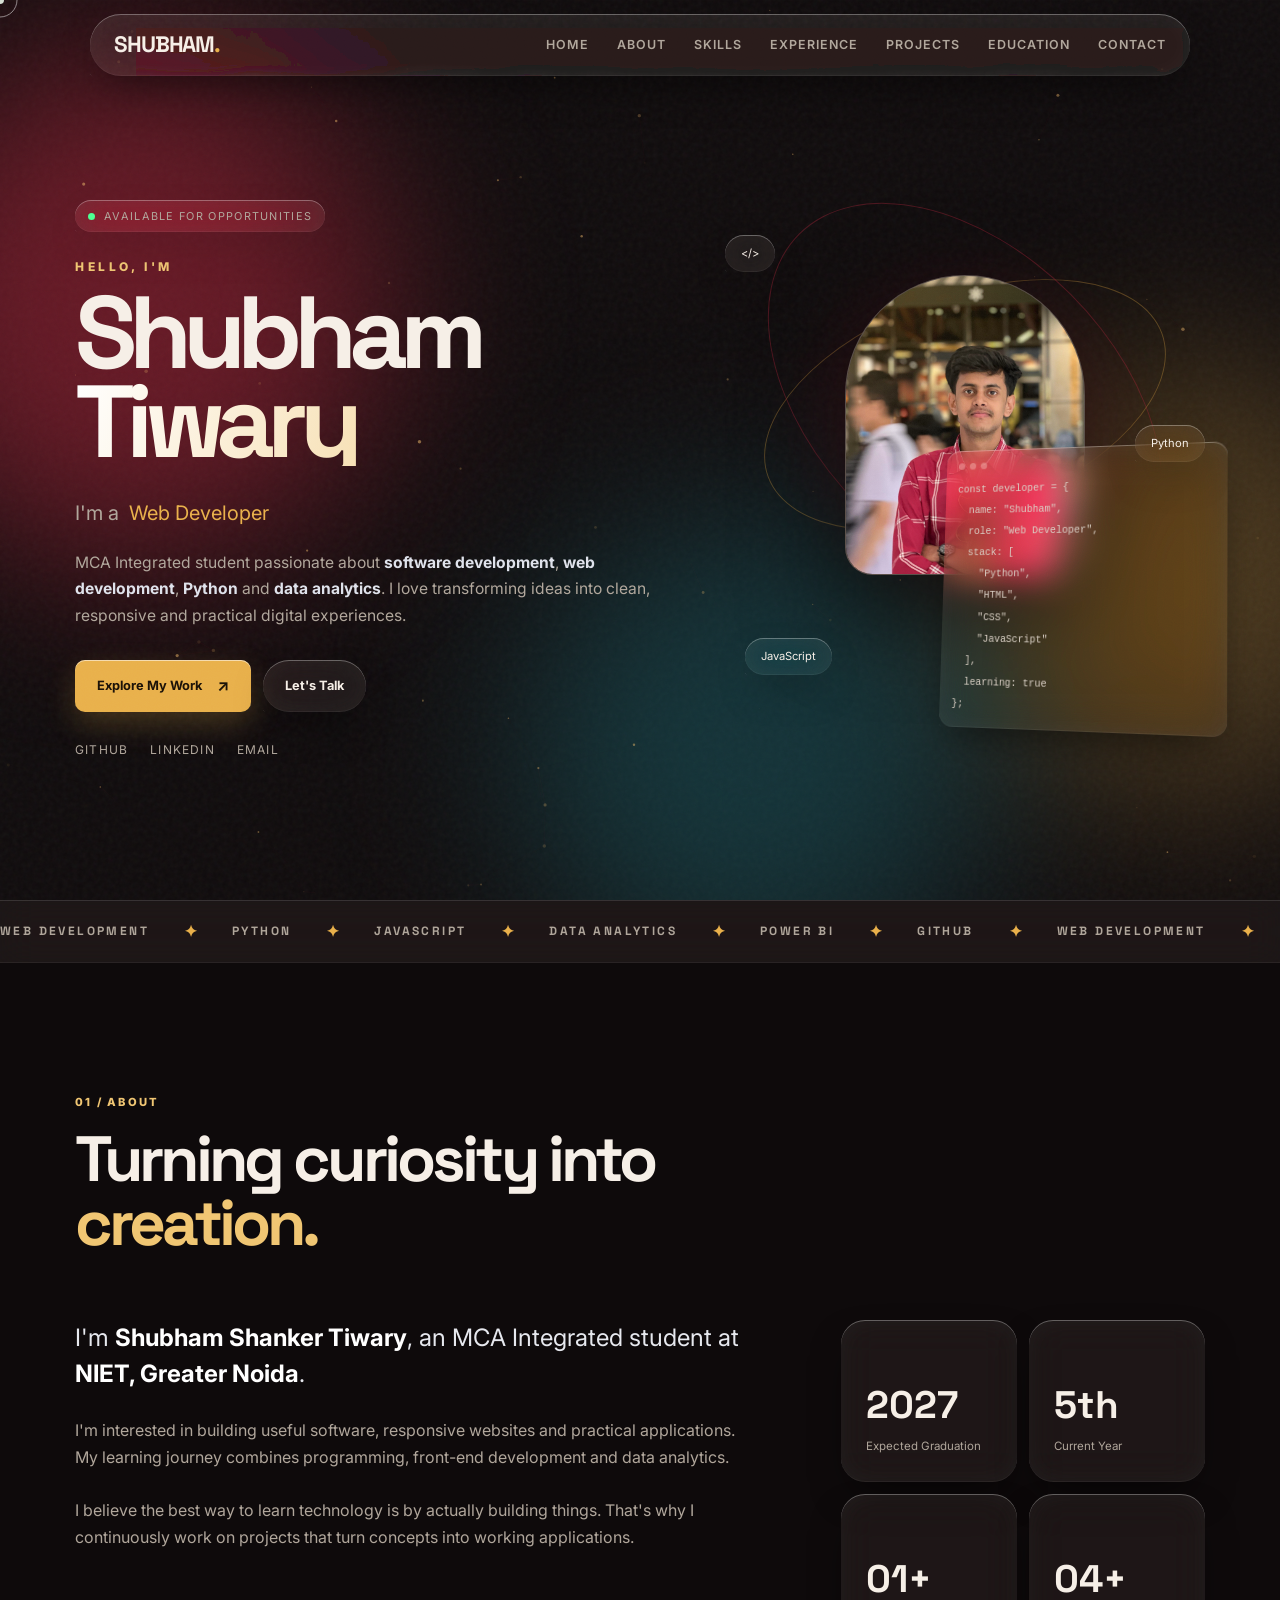
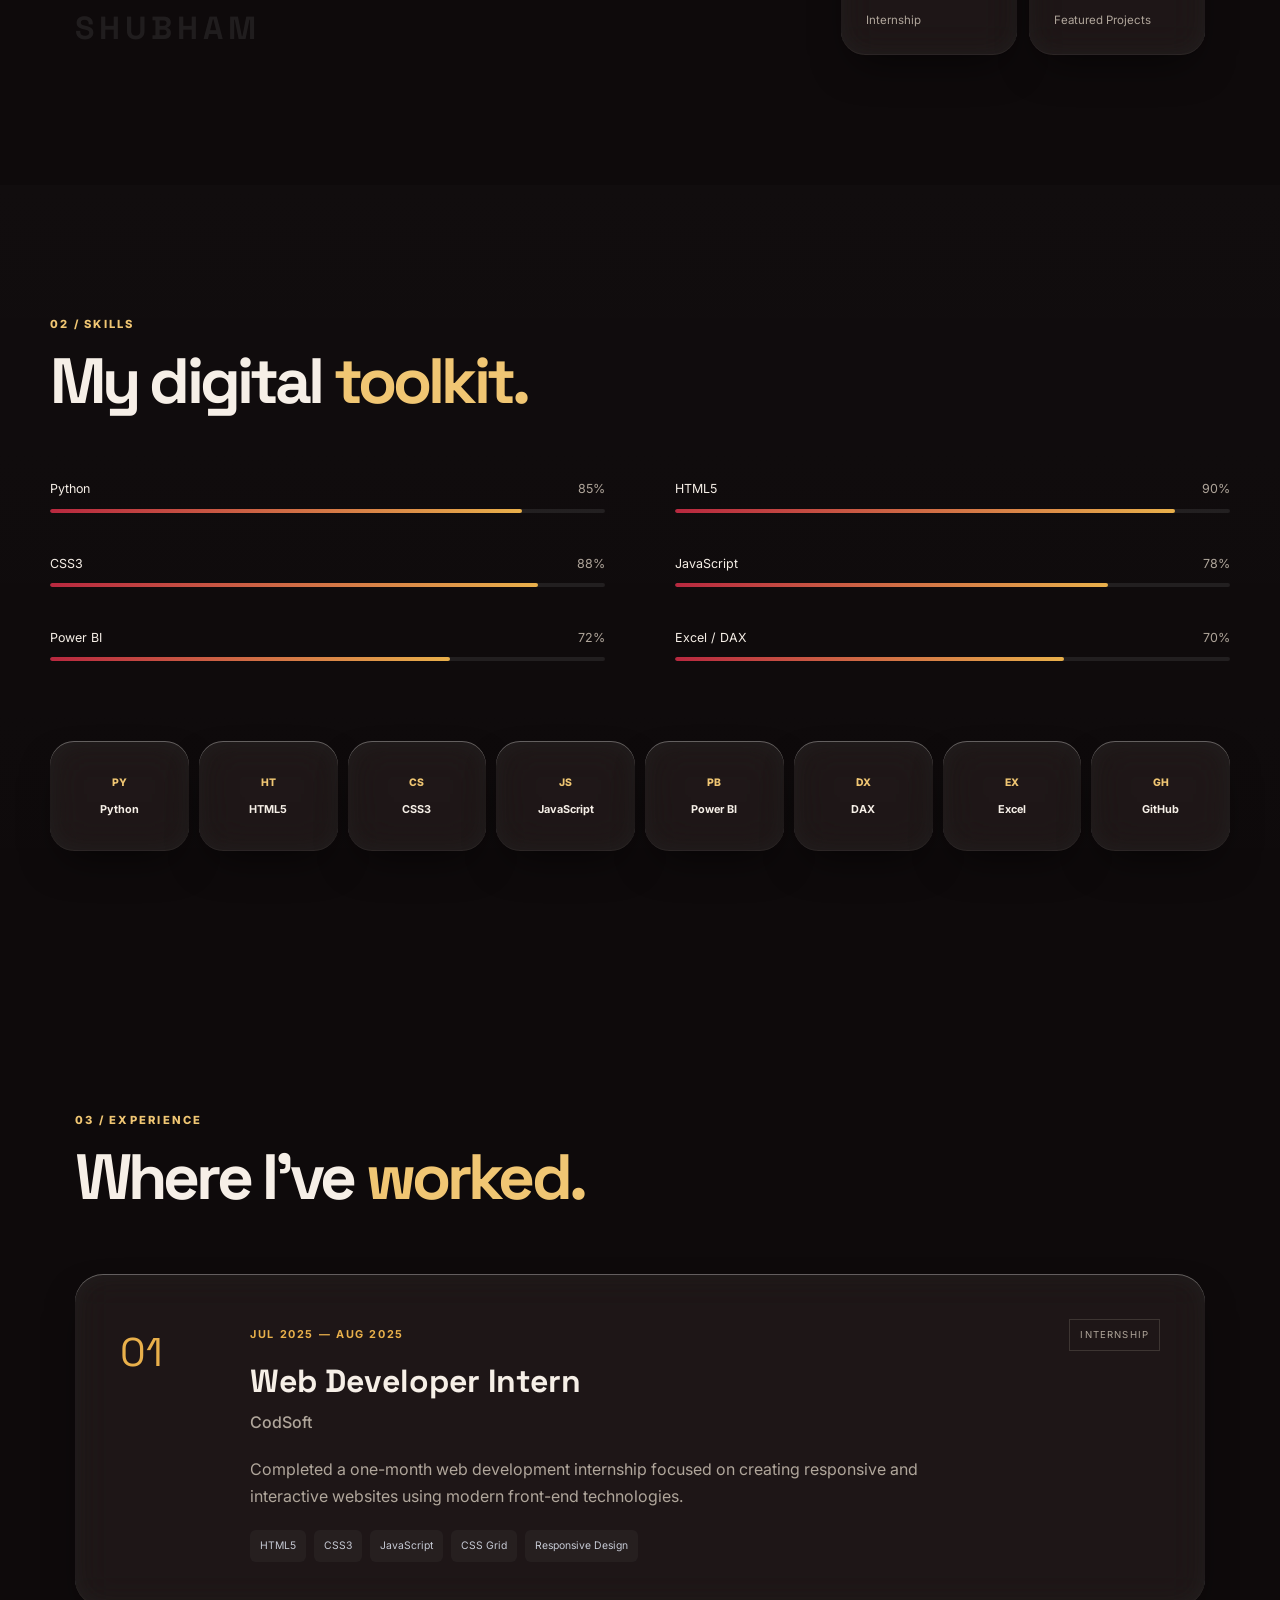
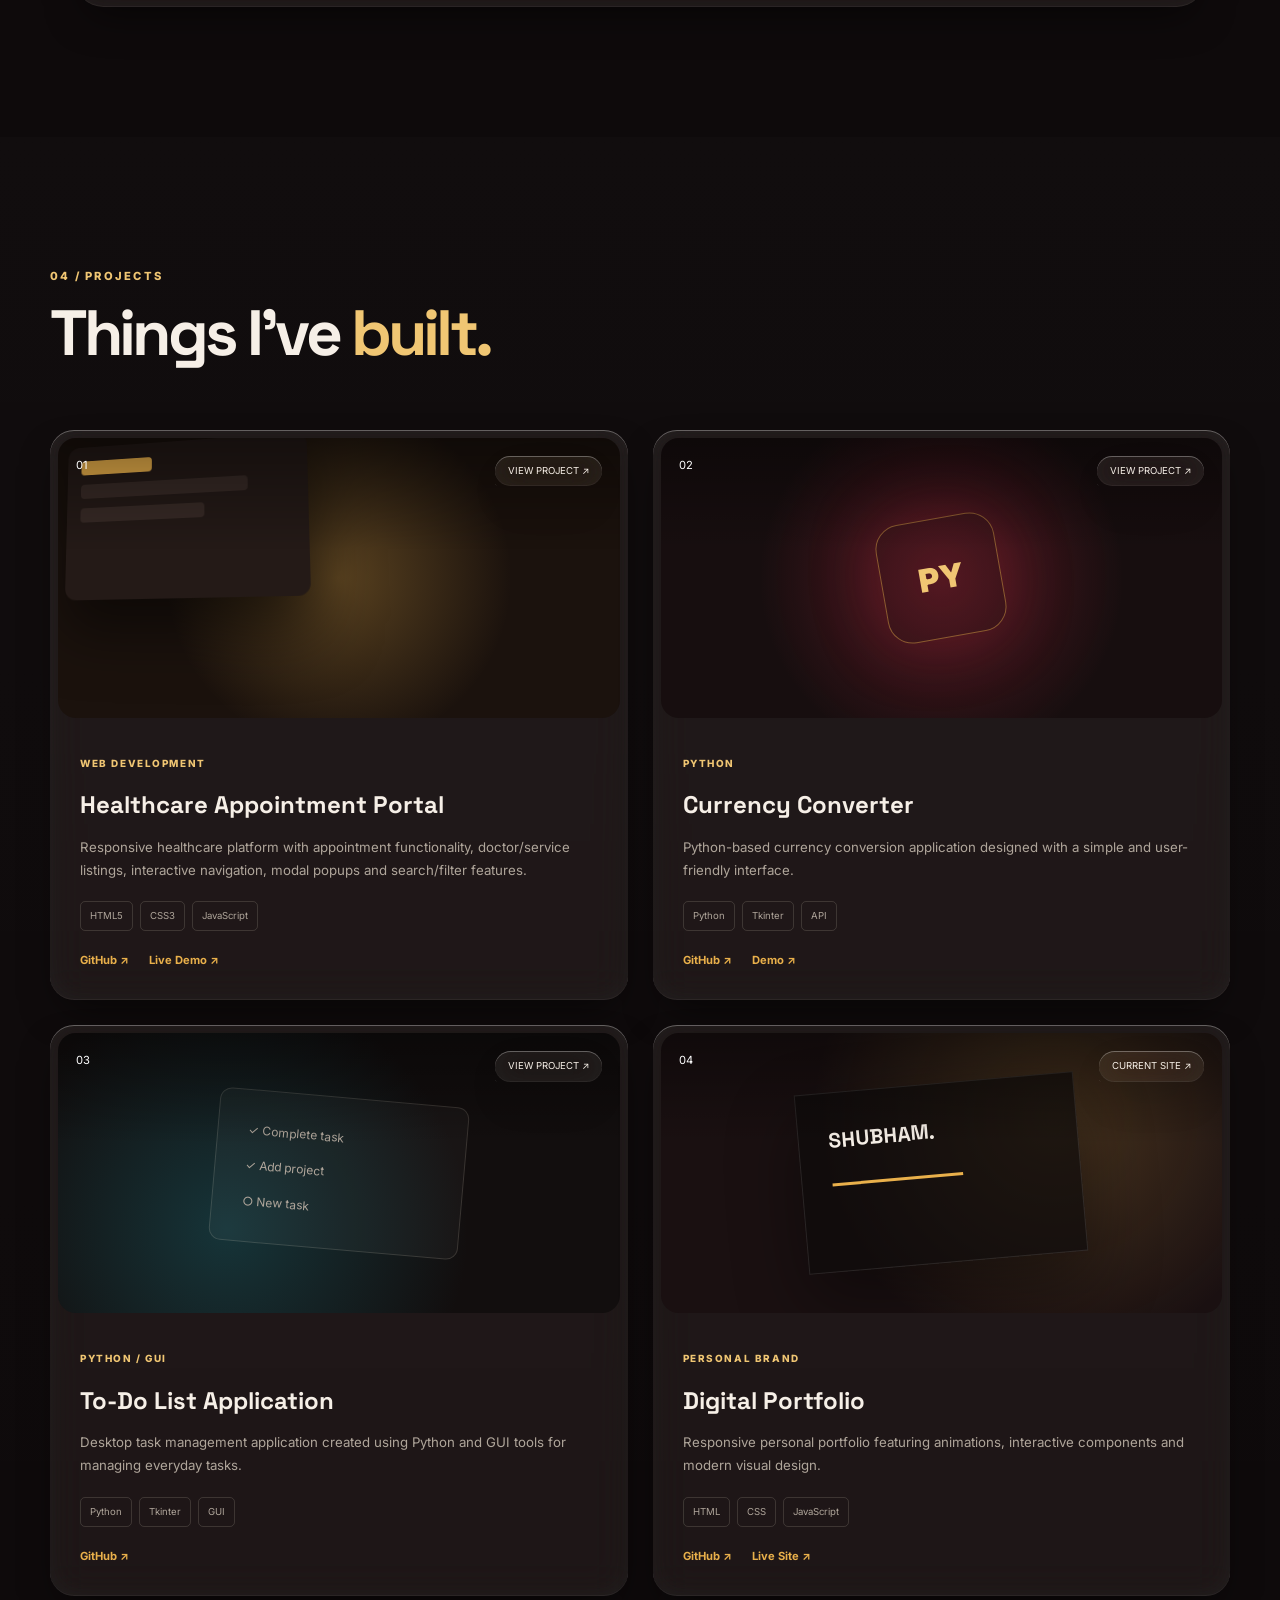
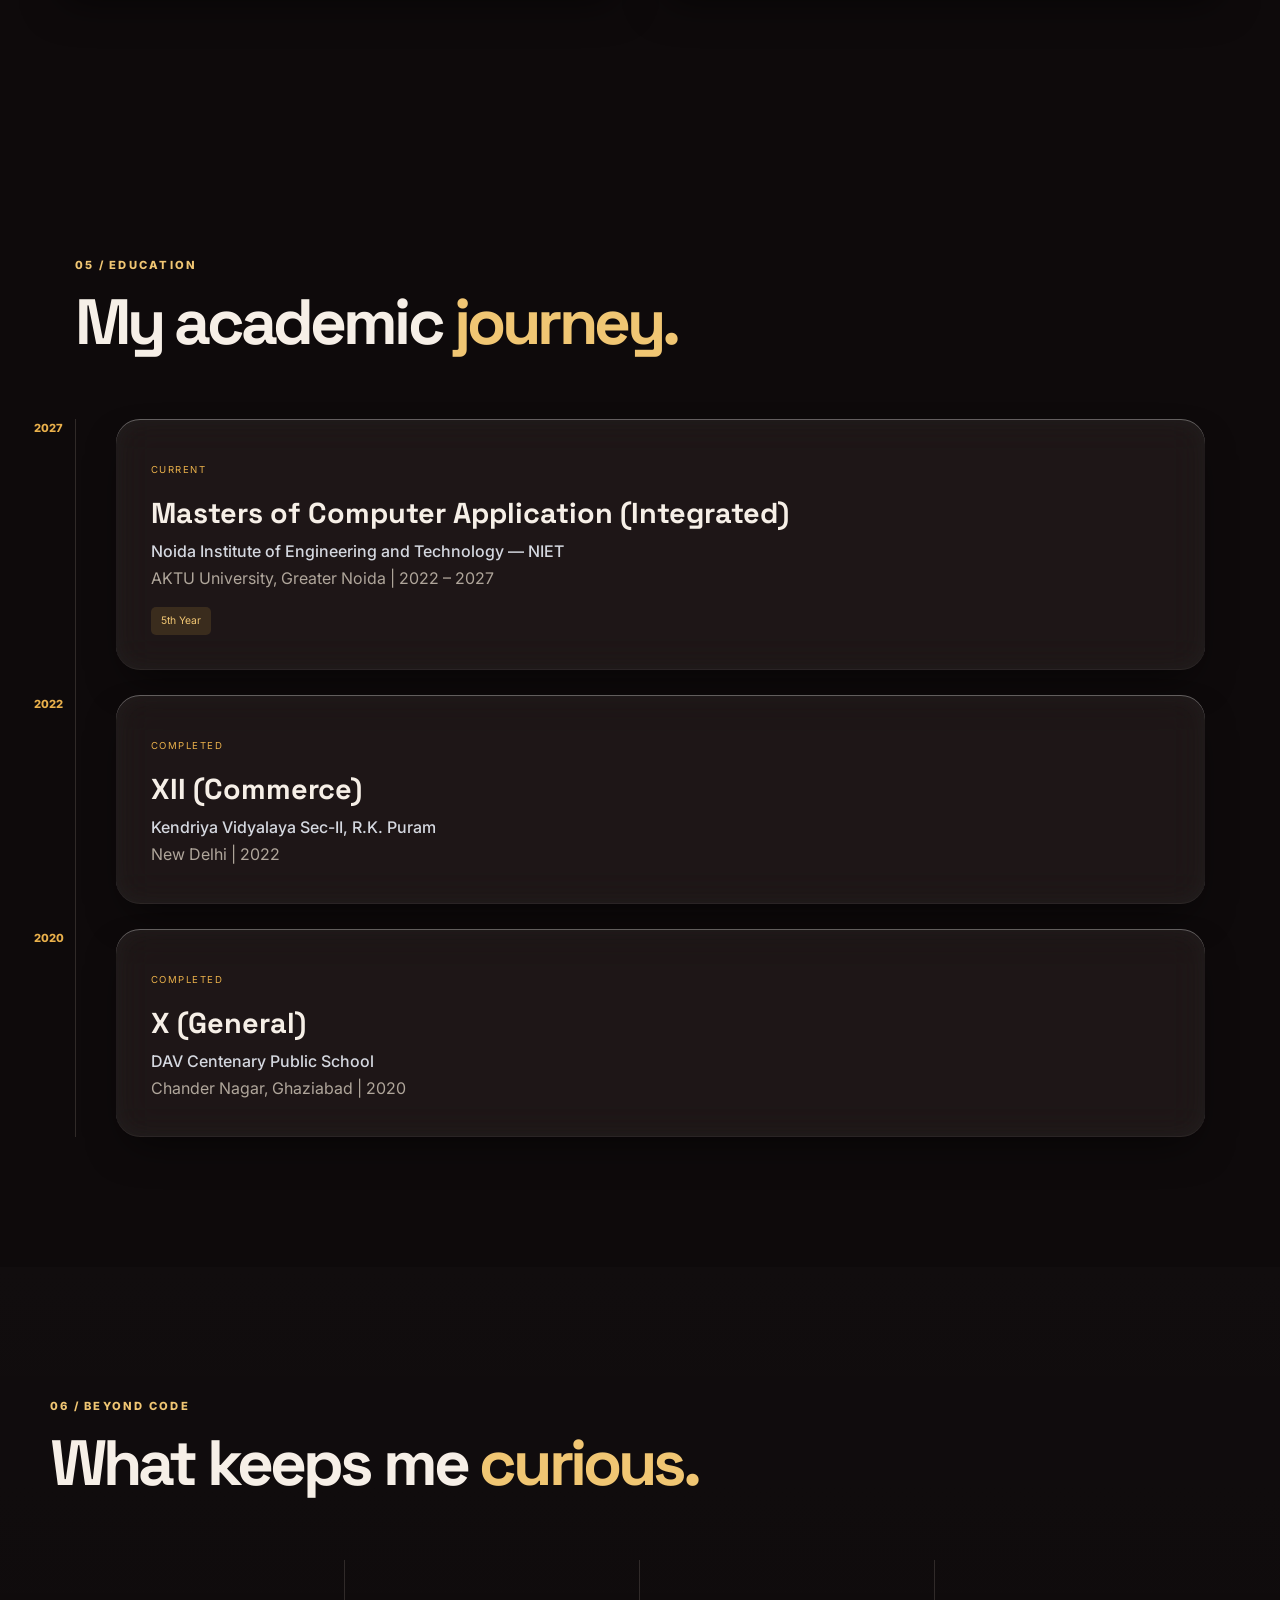
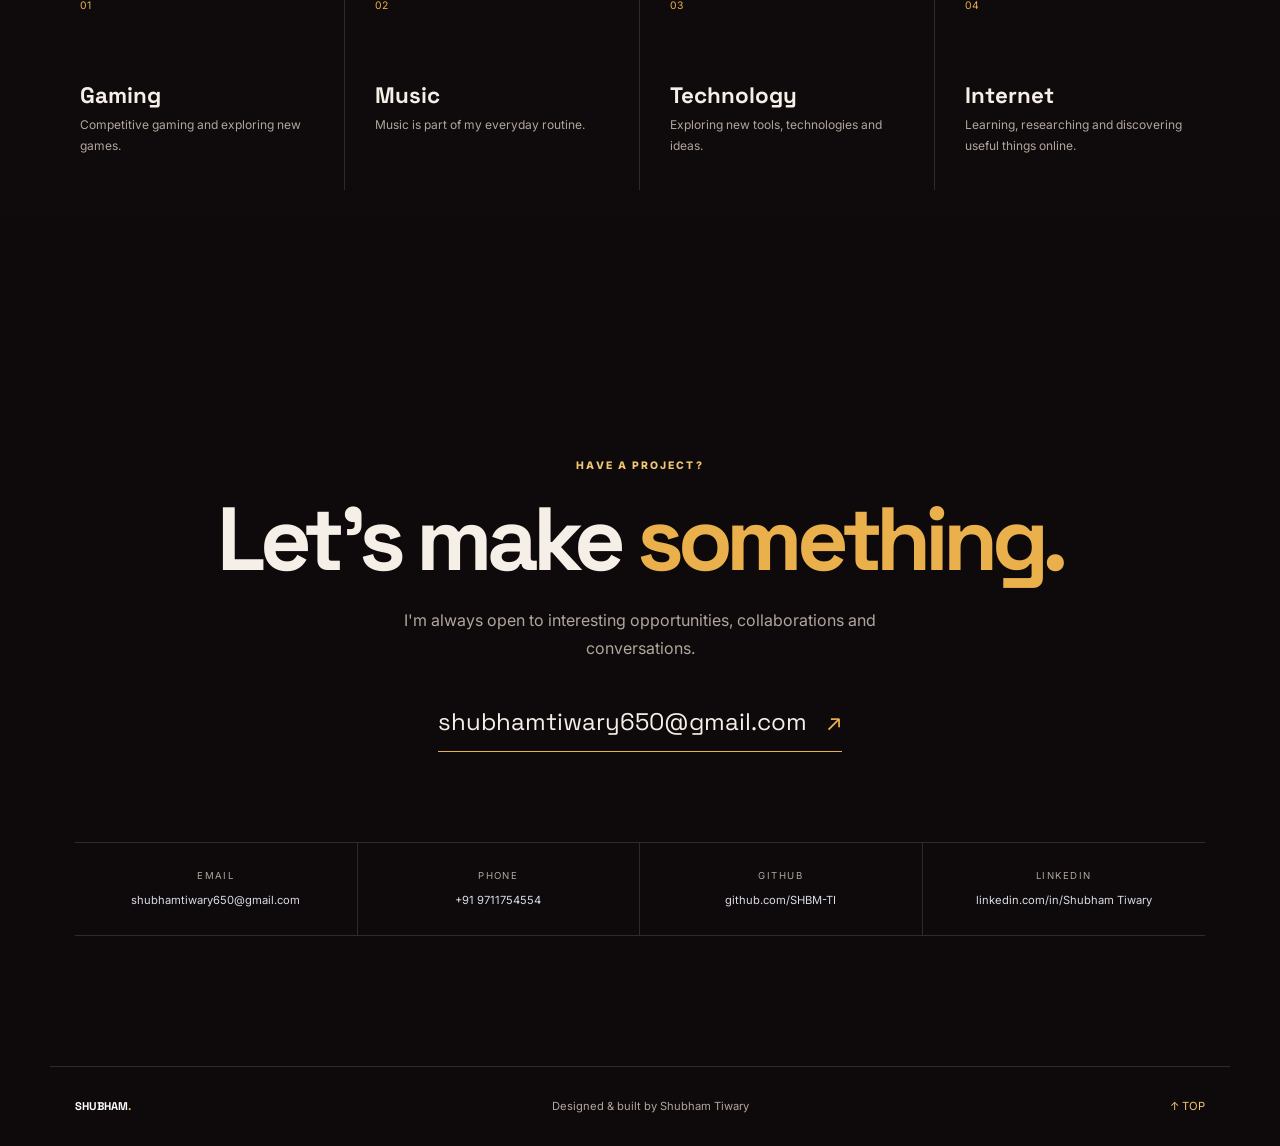
<file: index.html>
<!DOCTYPE html>
<html lang="en">
<head>
    <meta charset="UTF-8">
    <meta name="viewport" content="width=device-width, initial-scale=1.0">

    <meta
        name="description"
        content="Shubham Shanker Tiwary - MCA Integrated Student, Web Developer and Aspiring Software Developer"
    >

    <title>Shubham Tiwary | Developer Portfolio</title>

    <link rel="preconnect" href="https://fonts.googleapis.com">
    <link rel="preconnect" href="https://fonts.gstatic.com" crossorigin>

    <link
        href="https://fonts.googleapis.com/css2?family=Inter:wght@400;500;600;700;800;900&family=Space+Grotesk:wght@400;500;600;700&display=swap"
        rel="stylesheet"
    >

    <link rel="stylesheet" href="style.css">
    <link rel="stylesheet" href="glass.css">
</head>

<body>
<svg width="0" height="0" style="position:absolute" aria-hidden="true"><filter id="liquid" x="0" y="0" width="100%" height="100%"><feTurbulence type="fractalNoise" baseFrequency=".012 .02" numOctaves="2" seed="3" result="n"/><feDisplacementMap in="SourceGraphic" in2="n" scale="16" xChannelSelector="R" yChannelSelector="G"/></filter></svg>

<!-- ================= CURSOR ================= -->

<div class="cursor"></div>
<div class="cursor-follower"></div>

<!-- ================= BACKGROUND ================= -->

<div class="background">

    <div class="noise"></div>

    <div class="grid-background"></div>

    <div class="orb orb-1"></div>
    <div class="orb orb-2"></div>
    <div class="orb orb-3"></div>

</div>

<!-- ================= PARTICLES ================= -->

<canvas id="particles"></canvas>


<!-- ================= NAVBAR ================= -->

<header class="navbar">

    <a href="#home" class="logo">
        SHUBHAM<span>.</span>
    </a>

    <button
        class="menu-btn"
        id="menuBtn"
        aria-label="Open navigation"
    >
        <span></span>
        <span></span>
        <span></span>
    </button>

    <nav id="nav">

        <a href="#home">Home</a>
        <a href="#about">About</a>
        <a href="#skills">Skills</a>
        <a href="#experience">Experience</a>
        <a href="#projects">Projects</a>
        <a href="#education">Education</a>
        <a href="#contact">Contact</a>

    </nav>

</header>


<!-- ================= MAIN ================= -->

<main>


<!-- ================= HERO ================= -->

<section id="home" class="hero">

    <div class="hero-left reveal">

        <div class="available-badge">

            <span class="pulse"></span>

            Available for opportunities

        </div>


        <p class="hero-mini">
            HELLO, I'M
        </p>


        <h1>

            Shubham

            <span>Tiwary</span>

        </h1>


        <div class="hero-role">

            <span class="role-prefix">I'm a</span>

            <span
                id="typing"
                class="typing"
            >
                Web Developer
            </span>

        </div>


        <p class="hero-description">

            MCA Integrated student passionate about
            <strong>software development</strong>,
            <strong>web development</strong>,
            <strong>Python</strong> and
            <strong>data analytics</strong>.

            I love transforming ideas into clean,
            responsive and practical digital experiences.

        </p>


        <div class="hero-buttons">

            <a
                href="#projects"
                class="btn btn-primary magnetic"
            >
                <span>Explore My Work</span>
                <span class="arrow">↗</span>
            </a>


            <a
                href="#contact"
                class="btn btn-outline magnetic"
            >
                Let's Talk
            </a>

        </div>


        <div class="social-row">

            <a
                href="https://github.com/SHBM-TI"
                target="_blank"
            >
                GitHub
            </a>

            <a
                href="https://linkedin.com/in/SHBM-TI"
                target="_blank"
            >
                LinkedIn
            </a>

            <a
                href="mailto:shubhamtiwary650@gmail.com"
            >
                Email
            </a>

        </div>

    </div>


    <!-- ================= HERO VISUAL ================= -->

    <div class="hero-right reveal">

        <div class="hero-visual">

            <div class="floating-tag tag-1">
                &lt;/&gt;
            </div>

            <div class="floating-tag tag-2">
                Python
            </div>

            <div class="floating-tag tag-3">
                JavaScript
            </div>


            <div class="profile-orbit orbit-1"></div>
            <div class="profile-orbit orbit-2"></div>


            <div class="profile-container">

                <div class="profile-glow"></div>

                <div class="profile-image">

                    <img
                        src="profile.jpg" 
                        alt="Shubham Tiwary"
                    >

                </div>

            </div>


            <div class="code-card">

                <div class="code-header">

                    <span></span>
                    <span></span>
                    <span></span>

                </div>

                <pre><code>const developer = {
  name: "Shubham",
  role: "Web Developer",
  stack: [
    "Python",
    "HTML",
    "CSS",
    "JavaScript"
  ],
  learning: true
};</code></pre>

            </div>

        </div>

    </div>

</section>


<!-- ================= MARQUEE ================= -->

<div class="marquee-wrapper">

    <div class="marquee">

        <span>WEB DEVELOPMENT</span>
        <b>✦</b>

        <span>PYTHON</span>
        <b>✦</b>

        <span>JAVASCRIPT</span>
        <b>✦</b>

        <span>DATA ANALYTICS</span>
        <b>✦</b>

        <span>POWER BI</span>
        <b>✦</b>

        <span>GITHUB</span>
        <b>✦</b>

        <span>WEB DEVELOPMENT</span>
        <b>✦</b>

    </div>

</div>


<!-- ================= ABOUT ================= -->

<section id="about" class="section">

    <div class="section-title reveal">

        <span>01 / ABOUT</span>

        <h2>
            Turning curiosity into
            <em>creation.</em>
        </h2>

    </div>


    <div class="about-layout">

        <div class="about-main reveal">

            <p class="large-text">

                I'm <strong>Shubham Shanker Tiwary</strong>,
                an MCA Integrated student at
                <strong>NIET, Greater Noida</strong>.

            </p>


            <p>

                I'm interested in building useful software,
                responsive websites and practical applications.
                My learning journey combines programming,
                front-end development and data analytics.

            </p>


            <p>

                I believe the best way to learn technology is
                by actually building things. That's why I
                continuously work on projects that turn concepts
                into working applications.

            </p>


            <div class="signature">

                SHUBHAM

            </div>

        </div>


        <div class="about-stats">

            <div class="stat-card reveal">

                <strong>2027</strong>

                <span>
                    Expected Graduation
                </span>

            </div>


            <div class="stat-card reveal">

                <strong>5th</strong>

                <span>
                    Current Year
                </span>

            </div>


            <div class="stat-card reveal">

                <strong>01+</strong>

                <span>
                    Internship
                </span>

            </div>


            <div class="stat-card reveal">

                <strong>04+</strong>

                <span>
                    Featured Projects
                </span>

            </div>

        </div>

    </div>

</section>


<!-- ================= SKILLS ================= -->

<section id="skills" class="section section-dark">

    <div class="section-title reveal">

        <span>02 / SKILLS</span>

        <h2>
            My digital
            <em>toolkit.</em>
        </h2>

    </div>


    <div class="skills-container">


        <div class="skill reveal">

            <div class="skill-top">

                <span>Python</span>
                <span>85%</span>

            </div>

            <div class="skill-bar">

                <div
                    class="skill-progress"
                    style="--progress:85%"
                ></div>

            </div>

        </div>


        <div class="skill reveal">

            <div class="skill-top">

                <span>HTML5</span>
                <span>90%</span>

            </div>

            <div class="skill-bar">

                <div
                    class="skill-progress"
                    style="--progress:90%"
                ></div>

            </div>

        </div>


        <div class="skill reveal">

            <div class="skill-top">

                <span>CSS3</span>
                <span>88%</span>

            </div>

            <div class="skill-bar">

                <div
                    class="skill-progress"
                    style="--progress:88%"
                ></div>

            </div>

        </div>


        <div class="skill reveal">

            <div class="skill-top">

                <span>JavaScript</span>
                <span>78%</span>

            </div>

            <div class="skill-bar">

                <div
                    class="skill-progress"
                    style="--progress:78%"
                ></div>

            </div>

        </div>


        <div class="skill reveal">

            <div class="skill-top">

                <span>Power BI</span>
                <span>72%</span>

            </div>

            <div class="skill-bar">

                <div
                    class="skill-progress"
                    style="--progress:72%"
                ></div>

            </div>

        </div>


        <div class="skill reveal">

            <div class="skill-top">

                <span>Excel / DAX</span>
                <span>70%</span>

            </div>

            <div class="skill-bar">

                <div
                    class="skill-progress"
                    style="--progress:70%"
                ></div>

            </div>

        </div>


    </div>


    <div class="tech-grid">

        <div class="tech-card reveal">
            <span>PY</span>
            <strong>Python</strong>
        </div>

        <div class="tech-card reveal">
            <span>HT</span>
            <strong>HTML5</strong>
        </div>

        <div class="tech-card reveal">
            <span>CS</span>
            <strong>CSS3</strong>
        </div>

        <div class="tech-card reveal">
            <span>JS</span>
            <strong>JavaScript</strong>
        </div>

        <div class="tech-card reveal">
            <span>PB</span>
            <strong>Power BI</strong>
        </div>

        <div class="tech-card reveal">
            <span>DX</span>
            <strong>DAX</strong>
        </div>

        <div class="tech-card reveal">
            <span>EX</span>
            <strong>Excel</strong>
        </div>

        <div class="tech-card reveal">
            <span>GH</span>
            <strong>GitHub</strong>
        </div>

    </div>

</section>


<!-- ================= EXPERIENCE ================= -->

<section id="experience" class="section">

    <div class="section-title reveal">

        <span>03 / EXPERIENCE</span>

        <h2>
            Where I've
            <em>worked.</em>
        </h2>

    </div>


    <div class="experience-card reveal">

        <div class="experience-number">
            01
        </div>


        <div class="experience-content">

            <div class="experience-header">

                <div>

                    <span class="experience-date">
                        JUL 2025 — AUG 2025
                    </span>

                    <h3>
                        Web Developer Intern
                    </h3>

                    <h4>
                        CodSoft
                    </h4>

                </div>

                <span class="experience-type">
                    INTERNSHIP
                </span>

            </div>


            <p>

                Completed a one-month web development internship
                focused on creating responsive and interactive
                websites using modern front-end technologies.

            </p>


            <div class="experience-points">

                <span>
                    HTML5
                </span>

                <span>
                    CSS3
                </span>

                <span>
                    JavaScript
                </span>

                <span>
                    CSS Grid
                </span>

                <span>
                    Responsive Design
                </span>

            </div>

        </div>

    </div>

</section>


<!-- ================= PROJECTS ================= -->

<section id="projects" class="section section-dark">

    <div class="section-title reveal">

        <span>04 / PROJECTS</span>

        <h2>
            Things I've
            <em>built.</em>
        </h2>

    </div>


    <div class="projects-grid">


        <!-- PROJECT 1 -->

        <article class="project-card reveal">

            <div class="project-image project-health">

                <div class="project-overlay">

                    <span>
                        01
                    </span>

                    <a href="#">
                        VIEW PROJECT ↗
                    </a>

                </div>

                <div class="mockup">

                    <div></div>
                    <div></div>
                    <div></div>

                </div>

            </div>


            <div class="project-content">

                <span class="project-category">
                    WEB DEVELOPMENT
                </span>

                <h3>
                    Healthcare Appointment Portal
                </h3>

                <p>

                    Responsive healthcare platform with appointment
                    functionality, doctor/service listings,
                    interactive navigation, modal popups and
                    search/filter features.

                </p>


                <div class="project-tags">

                    <span>HTML5</span>
                    <span>CSS3</span>
                    <span>JavaScript</span>

                </div>


                <div class="project-bottom">

                    <a href="#">
                        GitHub ↗
                    </a>

                    <a href="#">
                        Live Demo ↗
                    </a>

                </div>

            </div>

        </article>


        <!-- PROJECT 2 -->

        <article class="project-card reveal">

            <div class="project-image project-python">

                <div class="project-overlay">

                    <span>
                        02
                    </span>

                    <a href="#">
                        VIEW PROJECT ↗
                    </a>

                </div>

                <div class="python-symbol">
                    PY
                </div>

            </div>


            <div class="project-content">

                <span class="project-category">
                    PYTHON
                </span>

                <h3>
                    Currency Converter
                </h3>

                <p>

                    Python-based currency conversion application
                    designed with a simple and user-friendly
                    interface.

                </p>


                <div class="project-tags">

                    <span>Python</span>
                    <span>Tkinter</span>
                    <span>API</span>

                </div>


                <div class="project-bottom">

                    <a href="#">
                        GitHub ↗
                    </a>

                    <a href="#">
                        Demo ↗
                    </a>

                </div>

            </div>

        </article>


        <!-- PROJECT 3 -->

        <article class="project-card reveal">

            <div class="project-image project-todo">

                <div class="project-overlay">

                    <span>
                        03
                    </span>

                    <a href="#">
                        VIEW PROJECT ↗
                    </a>

                </div>

                <div class="todo-lines">

                    <span>✓ Complete task</span>
                    <span>✓ Add project</span>
                    <span>○ New task</span>

                </div>

            </div>


            <div class="project-content">

                <span class="project-category">
                    PYTHON / GUI
                </span>

                <h3>
                    To-Do List Application
                </h3>

                <p>

                    Desktop task management application created
                    using Python and GUI tools for managing
                    everyday tasks.

                </p>


                <div class="project-tags">

                    <span>Python</span>
                    <span>Tkinter</span>
                    <span>GUI</span>

                </div>


                <div class="project-bottom">

                    <a href="#">
                        GitHub ↗
                    </a>

                </div>

            </div>

        </article>


        <!-- PROJECT 4 -->

        <article class="project-card reveal">

            <div class="project-image project-portfolio">

                <div class="project-overlay">

                    <span>
                        04
                    </span>

                    <a href="#home">
                        CURRENT SITE ↗
                    </a>

                </div>

                <div class="portfolio-preview">

                    <span>SHUBHAM.</span>

                    <div></div>

                </div>

            </div>


            <div class="project-content">

                <span class="project-category">
                    PERSONAL BRAND
                </span>

                <h3>
                    Digital Portfolio
                </h3>

                <p>

                    Responsive personal portfolio featuring
                    animations, interactive components and
                    modern visual design.

                </p>


                <div class="project-tags">

                    <span>HTML</span>
                    <span>CSS</span>
                    <span>JavaScript</span>

                </div>


                <div class="project-bottom">

                    <a href="#">
                        GitHub ↗
                    </a>

                    <a href="#home">
                        Live Site ↗
                    </a>

                </div>

            </div>

        </article>

    </div>

</section>


<!-- ================= EDUCATION ================= -->

<section id="education" class="section">

    <div class="section-title reveal">

        <span>05 / EDUCATION</span>

        <h2>
            My academic
            <em>journey.</em>
        </h2>

    </div>


    <div class="education-timeline">

        <div class="education-item reveal">

            <div class="education-marker">
                2027
            </div>

            <div class="education-content">

                <span>
                    CURRENT
                </span>

                <h3>
                    Masters of Computer Application (Integrated)
                </h3>

                <h4>
                    Noida Institute of Engineering and Technology — NIET
                </h4>

                <p>
                    AKTU University, Greater Noida | 2022 – 2027
                </p>


                <div class="education-badge">
                    5th Year
                </div>

            </div>

        </div>


        <div class="education-item reveal">

            <div class="education-marker">
                2022
            </div>

            <div class="education-content">

                <span>
                    COMPLETED
                </span>

                <h3>
                    XII (Commerce)
                </h3>

                <h4>
                    Kendriya Vidyalaya Sec-II, R.K. Puram
                </h4>

                <p>
                    New Delhi | 2022
                </p>


            </div>

        </div>


        <div class="education-item reveal">

            <div class="education-marker">
                2020
            </div>

            <div class="education-content">

                <span>
                    COMPLETED
                </span>

                <h3>
                    X (General)
                </h3>

                <h4>
                    DAV Centenary Public School
                </h4>

                <p>
                    Chander Nagar, Ghaziabad | 2020
                </p>


            </div>

        </div>


    </div>


</section>


<!-- ================= INTERESTS ================= -->

<section class="section section-dark">

    <div class="section-title reveal">

        <span>06 / BEYOND CODE</span>

        <h2>
            What keeps me
            <em>curious.</em>
        </h2>

    </div>


    <div class="interest-grid">

        <div class="interest reveal">

            <span>01</span>

            <h3>
                Gaming
            </h3>

            <p>
                Competitive gaming and exploring new games.
            </p>

        </div>


        <div class="interest reveal">

            <span>02</span>

            <h3>
                Music
            </h3>

            <p>
                Music is part of my everyday routine.
            </p>

        </div>


        <div class="interest reveal">

            <span>03</span>

            <h3>
                Technology
            </h3>

            <p>
                Exploring new tools, technologies and ideas.
            </p>

        </div>


        <div class="interest reveal">

            <span>04</span>

            <h3>
                Internet
            </h3>

            <p>
                Learning, researching and discovering useful things online.
            </p>

        </div>

    </div>

</section>


<!-- ================= CONTACT ================= -->

<section id="contact" class="section contact-section">

    <div class="contact-big reveal">

        <span>
            HAVE A PROJECT?
        </span>

        <h2>
            Let's make
            <em>something.</em>
        </h2>

        <p>
            I'm always open to interesting opportunities,
            collaborations and conversations.
        </p>

        <a
            href="mailto:YOUR_EMAIL@gmail.com"
            class="contact-email magnetic"
        >
            shubhamtiwary650@gmail.com
            <span>↗</span>
        </a>

    </div>


    <div class="contact-details-grid reveal">

        <div>

            <span>
                EMAIL
            </span>

            <a href="mailto:YOUR_EMAIL@gmail.com">
                shubhamtiwary650@gmail.com
            </a>

        </div>


        <div>

            <span>
                PHONE
            </span>

            <a href="tel:+91XXXXXXXXXX">
                +91 9711754554
            </a>

        </div>


        <div>

            <span>
                GITHUB
            </span>

            <a
                href="https://github.com/SHBM-TI"
                target="_blank"
            >
                github.com/SHBM-TI
            </a>

        </div>


        <div>

            <span>
                LINKEDIN
            </span>

            <a
                href="https://linkedin.com/in/shubham-t-ba0b1921a"
                target="_blank"
            >
                linkedin.com/in/Shubham Tiwary
            </a>

        </div>

    </div>

</section>


</main>


<!-- ================= FOOTER ================= -->

<footer>

    <div class="footer-logo">
        SHUBHAM<span>.</span>
    </div>

    <p>
        Designed & built by Shubham Tiwary
    </p>

    <a href="#home">
        ↑ TOP
    </a>

</footer>


<script src="script.js"></script>

</body>
</html>
</file>
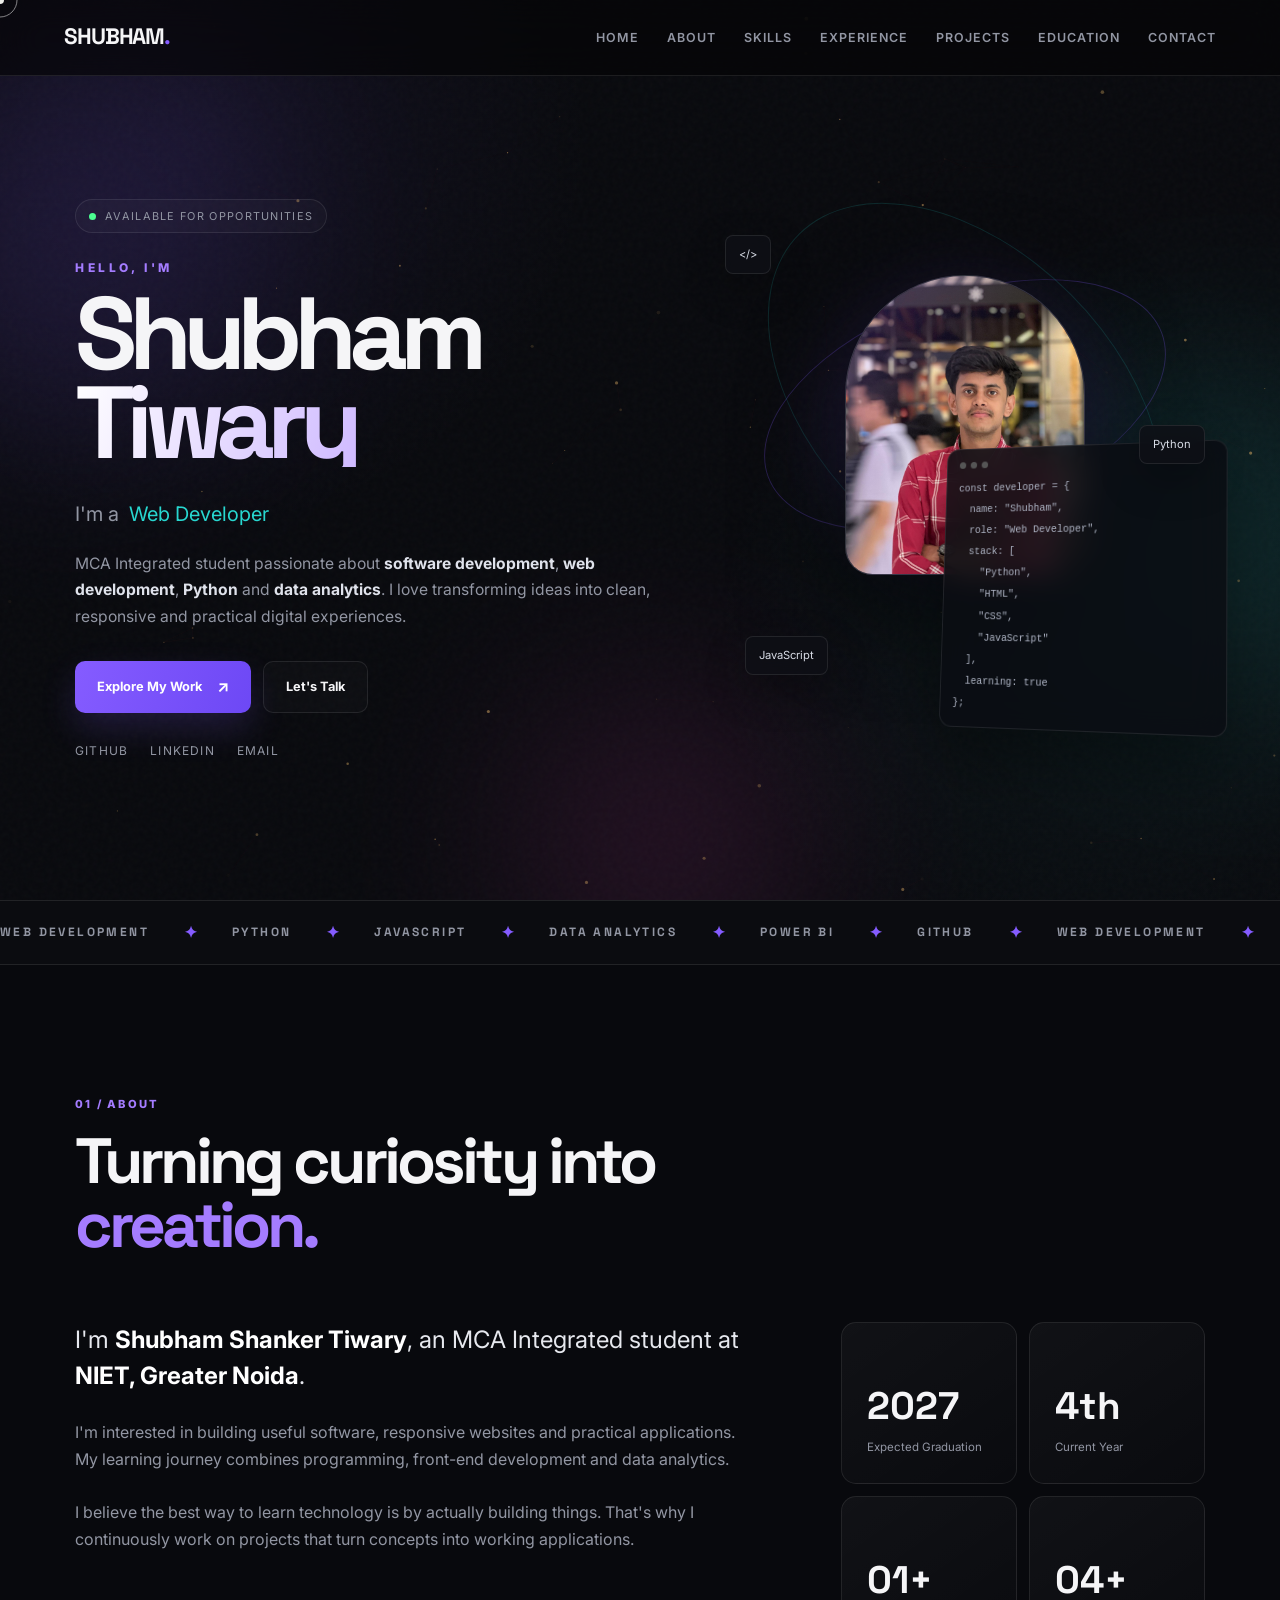
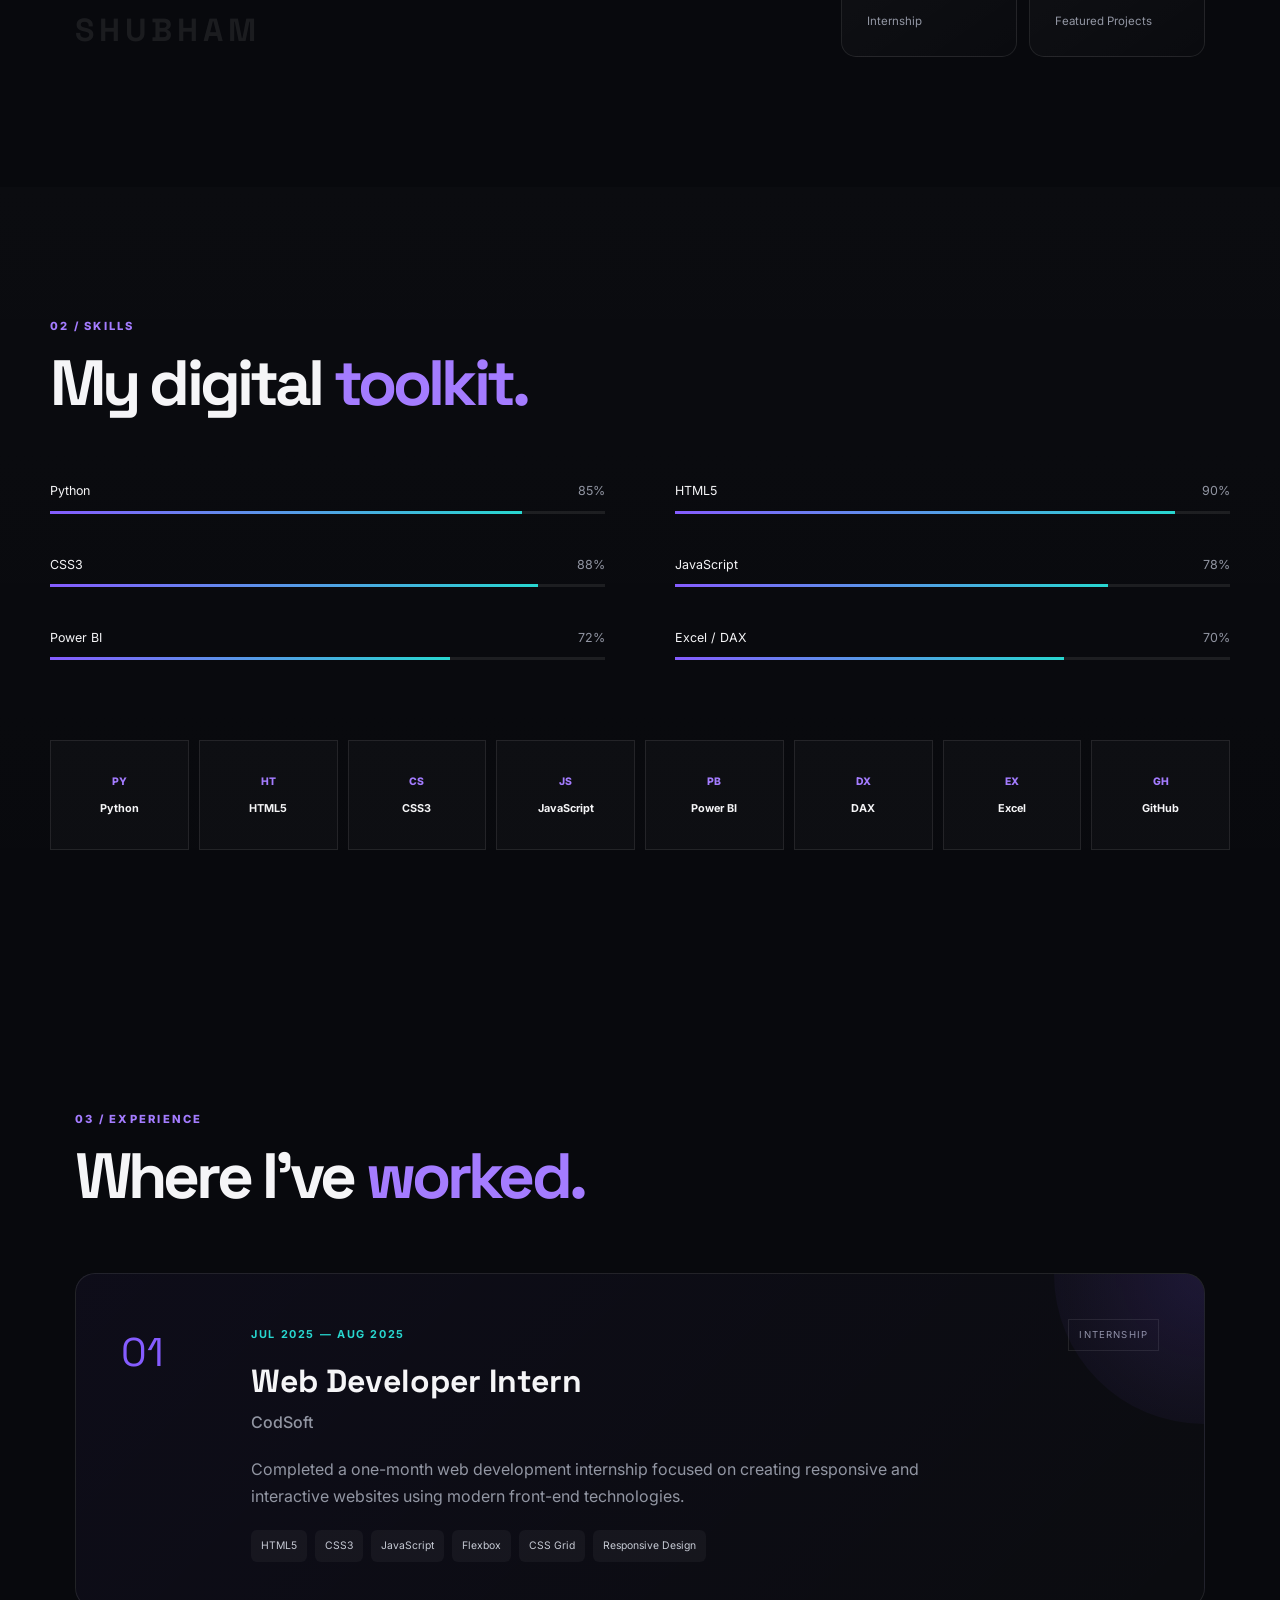
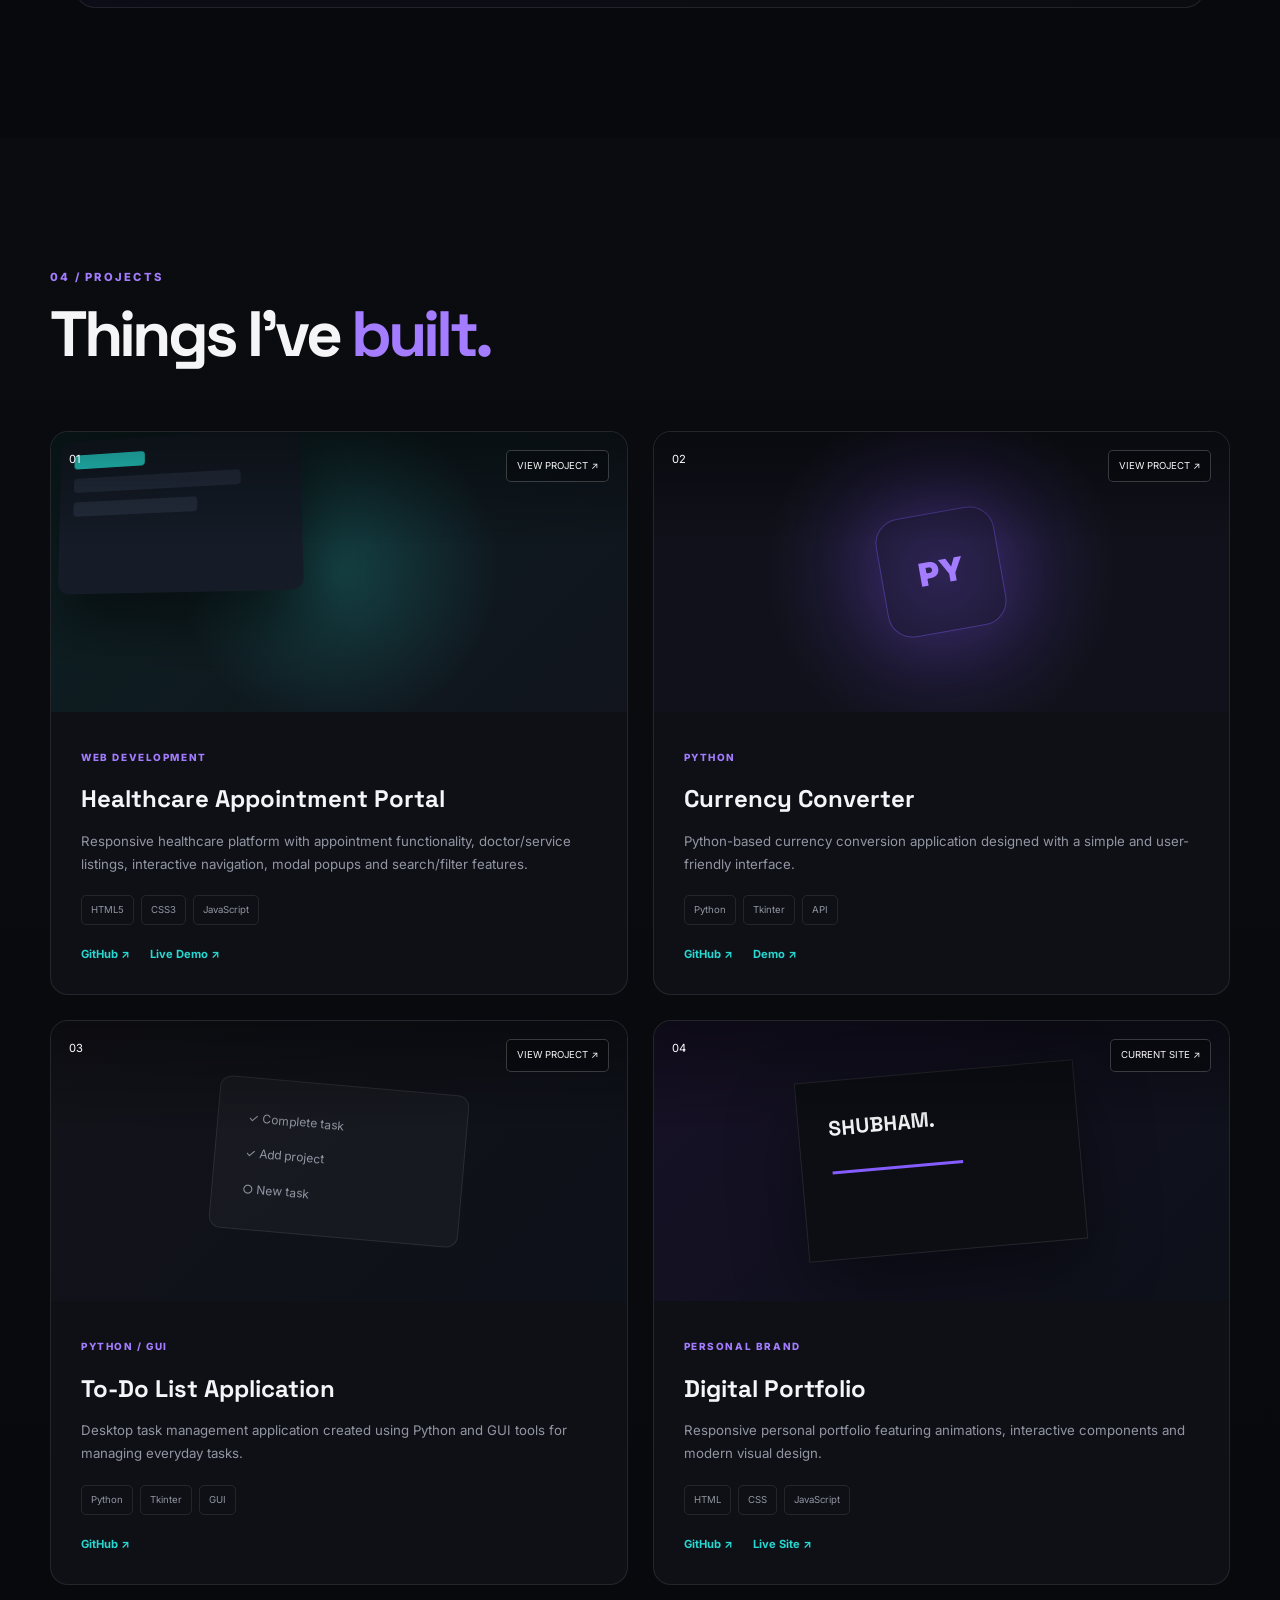
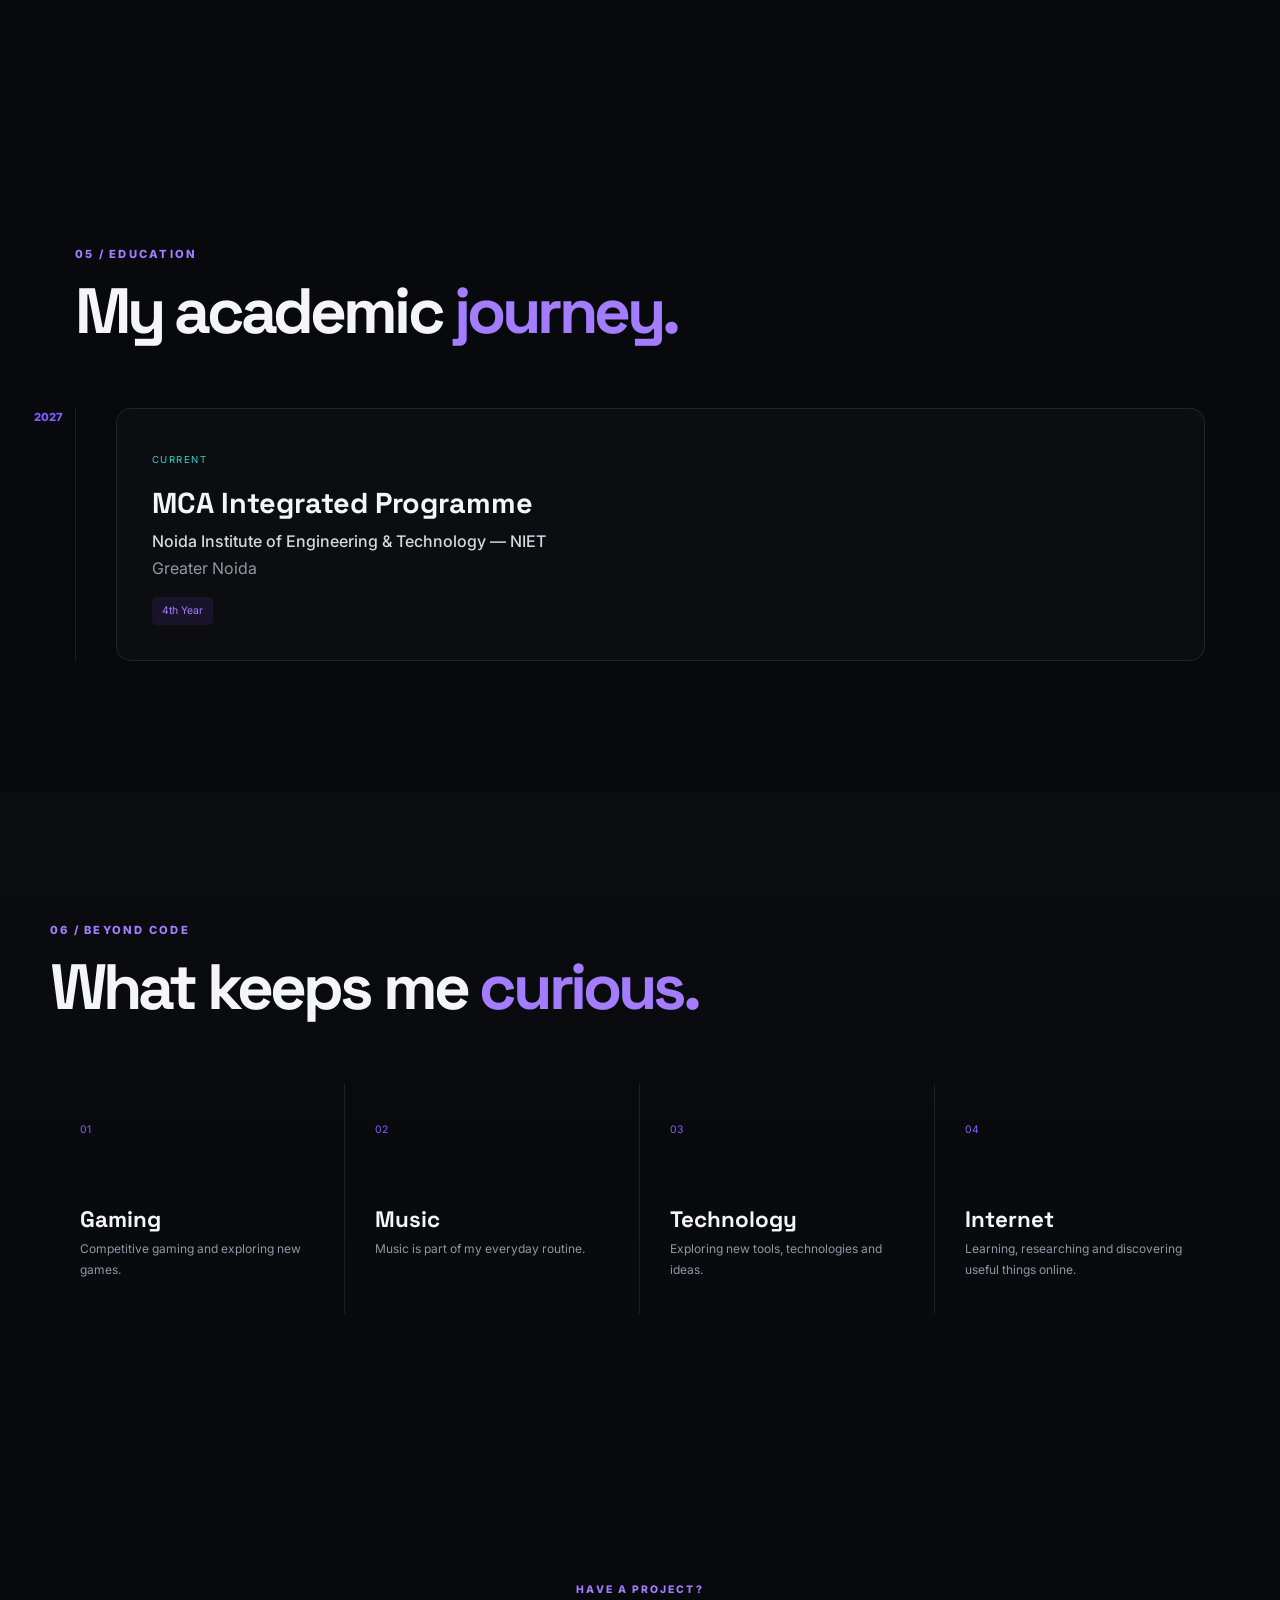
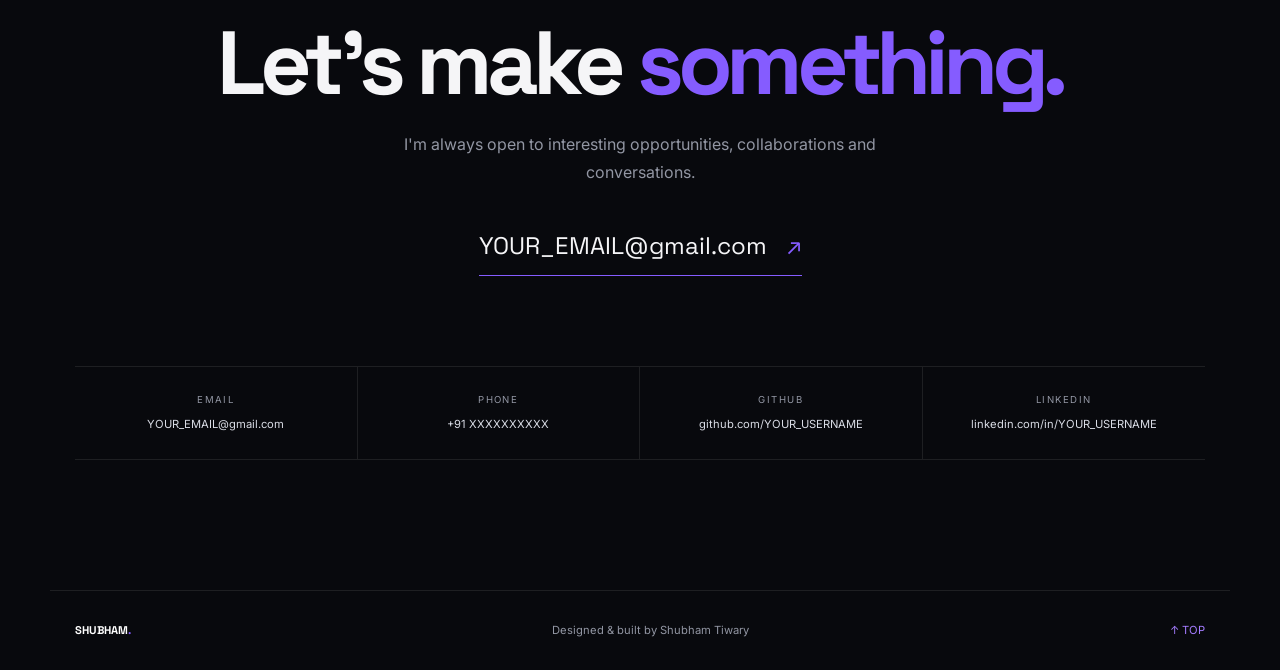
<file: My portfolio.html>
<!DOCTYPE html>
<html lang="en">
<head>
    <meta charset="UTF-8">
    <meta name="viewport" content="width=device-width, initial-scale=1.0">

    <meta
        name="description"
        content="Shubham Shanker Tiwary - MCA Integrated Student, Web Developer and Aspiring Software Developer"
    >

    <title>Shubham Tiwary | Developer Portfolio</title>

    <link rel="preconnect" href="https://fonts.googleapis.com">
    <link rel="preconnect" href="https://fonts.gstatic.com" crossorigin>

    <link
        href="https://fonts.googleapis.com/css2?family=Inter:wght@400;500;600;700;800;900&family=Space+Grotesk:wght@400;500;600;700&display=swap"
        rel="stylesheet"
    >

    <link rel="stylesheet" href="style.css">
</head>

<body>

<!-- ================= CURSOR ================= -->

<div class="cursor"></div>
<div class="cursor-follower"></div>

<!-- ================= BACKGROUND ================= -->

<div class="background">

    <div class="noise"></div>

    <div class="grid-background"></div>

    <div class="orb orb-1"></div>
    <div class="orb orb-2"></div>
    <div class="orb orb-3"></div>

</div>

<!-- ================= PARTICLES ================= -->

<canvas id="particles"></canvas>


<!-- ================= NAVBAR ================= -->

<header class="navbar">

    <a href="#home" class="logo">
        SHUBHAM<span>.</span>
    </a>

    <button
        class="menu-btn"
        id="menuBtn"
        aria-label="Open navigation"
    >
        <span></span>
        <span></span>
        <span></span>
    </button>

    <nav id="nav">

        <a href="#home">Home</a>
        <a href="#about">About</a>
        <a href="#skills">Skills</a>
        <a href="#experience">Experience</a>
        <a href="#projects">Projects</a>
        <a href="#education">Education</a>
        <a href="#contact">Contact</a>

    </nav>

</header>


<!-- ================= MAIN ================= -->

<main>


<!-- ================= HERO ================= -->

<section id="home" class="hero">

    <div class="hero-left reveal">

        <div class="available-badge">

            <span class="pulse"></span>

            Available for opportunities

        </div>


        <p class="hero-mini">
            HELLO, I'M
        </p>


        <h1>

            Shubham

            <span>Tiwary</span>

        </h1>


        <div class="hero-role">

            <span class="role-prefix">I'm a</span>

            <span
                id="typing"
                class="typing"
            >
                Web Developer
            </span>

        </div>


        <p class="hero-description">

            MCA Integrated student passionate about
            <strong>software development</strong>,
            <strong>web development</strong>,
            <strong>Python</strong> and
            <strong>data analytics</strong>.

            I love transforming ideas into clean,
            responsive and practical digital experiences.

        </p>


        <div class="hero-buttons">

            <a
                href="#projects"
                class="btn btn-primary magnetic"
            >
                <span>Explore My Work</span>
                <span class="arrow">↗</span>
            </a>


            <a
                href="#contact"
                class="btn btn-outline magnetic"
            >
                Let's Talk
            </a>

        </div>


        <div class="social-row">

            <a
                href="https://github.com/SHBM-TI"
                target="_blank"
            >
                GitHub
            </a>

            <a
                href="https://linkedin.com/in/SHBM-TI"
                target="_blank"
            >
                LinkedIn
            </a>

            <a
                href="mailto:YOUR_EMAIL@gmail.com"
            >
                Email
            </a>

        </div>

    </div>


    <!-- ================= HERO VISUAL ================= -->

    <div class="hero-right reveal">

        <div class="hero-visual">

            <div class="floating-tag tag-1">
                &lt;/&gt;
            </div>

            <div class="floating-tag tag-2">
                Python
            </div>

            <div class="floating-tag tag-3">
                JavaScript
            </div>


            <div class="profile-orbit orbit-1"></div>
            <div class="profile-orbit orbit-2"></div>


            <div class="profile-container">

                <div class="profile-glow"></div>

                <div class="profile-image">

                    <img
                        src="profile.jpg" 
                        alt="Shubham Tiwary"
                    >

                </div>

            </div>


            <div class="code-card">

                <div class="code-header">

                    <span></span>
                    <span></span>
                    <span></span>

                </div>

                <pre><code>const developer = {
  name: "Shubham",
  role: "Web Developer",
  stack: [
    "Python",
    "HTML",
    "CSS",
    "JavaScript"
  ],
  learning: true
};</code></pre>

            </div>

        </div>

    </div>

</section>


<!-- ================= MARQUEE ================= -->

<div class="marquee-wrapper">

    <div class="marquee">

        <span>WEB DEVELOPMENT</span>
        <b>✦</b>

        <span>PYTHON</span>
        <b>✦</b>

        <span>JAVASCRIPT</span>
        <b>✦</b>

        <span>DATA ANALYTICS</span>
        <b>✦</b>

        <span>POWER BI</span>
        <b>✦</b>

        <span>GITHUB</span>
        <b>✦</b>

        <span>WEB DEVELOPMENT</span>
        <b>✦</b>

    </div>

</div>


<!-- ================= ABOUT ================= -->

<section id="about" class="section">

    <div class="section-title reveal">

        <span>01 / ABOUT</span>

        <h2>
            Turning curiosity into
            <em>creation.</em>
        </h2>

    </div>


    <div class="about-layout">

        <div class="about-main reveal">

            <p class="large-text">

                I'm <strong>Shubham Shanker Tiwary</strong>,
                an MCA Integrated student at
                <strong>NIET, Greater Noida</strong>.

            </p>


            <p>

                I'm interested in building useful software,
                responsive websites and practical applications.
                My learning journey combines programming,
                front-end development and data analytics.

            </p>


            <p>

                I believe the best way to learn technology is
                by actually building things. That's why I
                continuously work on projects that turn concepts
                into working applications.

            </p>


            <div class="signature">

                SHUBHAM

            </div>

        </div>


        <div class="about-stats">

            <div class="stat-card reveal">

                <strong>2027</strong>

                <span>
                    Expected Graduation
                </span>

            </div>


            <div class="stat-card reveal">

                <strong>4th</strong>

                <span>
                    Current Year
                </span>

            </div>


            <div class="stat-card reveal">

                <strong>01+</strong>

                <span>
                    Internship
                </span>

            </div>


            <div class="stat-card reveal">

                <strong>04+</strong>

                <span>
                    Featured Projects
                </span>

            </div>

        </div>

    </div>

</section>


<!-- ================= SKILLS ================= -->

<section id="skills" class="section section-dark">

    <div class="section-title reveal">

        <span>02 / SKILLS</span>

        <h2>
            My digital
            <em>toolkit.</em>
        </h2>

    </div>


    <div class="skills-container">


        <div class="skill reveal">

            <div class="skill-top">

                <span>Python</span>
                <span>85%</span>

            </div>

            <div class="skill-bar">

                <div
                    class="skill-progress"
                    style="--progress:85%"
                ></div>

            </div>

        </div>


        <div class="skill reveal">

            <div class="skill-top">

                <span>HTML5</span>
                <span>90%</span>

            </div>

            <div class="skill-bar">

                <div
                    class="skill-progress"
                    style="--progress:90%"
                ></div>

            </div>

        </div>


        <div class="skill reveal">

            <div class="skill-top">

                <span>CSS3</span>
                <span>88%</span>

            </div>

            <div class="skill-bar">

                <div
                    class="skill-progress"
                    style="--progress:88%"
                ></div>

            </div>

        </div>


        <div class="skill reveal">

            <div class="skill-top">

                <span>JavaScript</span>
                <span>78%</span>

            </div>

            <div class="skill-bar">

                <div
                    class="skill-progress"
                    style="--progress:78%"
                ></div>

            </div>

        </div>


        <div class="skill reveal">

            <div class="skill-top">

                <span>Power BI</span>
                <span>72%</span>

            </div>

            <div class="skill-bar">

                <div
                    class="skill-progress"
                    style="--progress:72%"
                ></div>

            </div>

        </div>


        <div class="skill reveal">

            <div class="skill-top">

                <span>Excel / DAX</span>
                <span>70%</span>

            </div>

            <div class="skill-bar">

                <div
                    class="skill-progress"
                    style="--progress:70%"
                ></div>

            </div>

        </div>


    </div>


    <div class="tech-grid">

        <div class="tech-card reveal">
            <span>PY</span>
            <strong>Python</strong>
        </div>

        <div class="tech-card reveal">
            <span>HT</span>
            <strong>HTML5</strong>
        </div>

        <div class="tech-card reveal">
            <span>CS</span>
            <strong>CSS3</strong>
        </div>

        <div class="tech-card reveal">
            <span>JS</span>
            <strong>JavaScript</strong>
        </div>

        <div class="tech-card reveal">
            <span>PB</span>
            <strong>Power BI</strong>
        </div>

        <div class="tech-card reveal">
            <span>DX</span>
            <strong>DAX</strong>
        </div>

        <div class="tech-card reveal">
            <span>EX</span>
            <strong>Excel</strong>
        </div>

        <div class="tech-card reveal">
            <span>GH</span>
            <strong>GitHub</strong>
        </div>

    </div>

</section>


<!-- ================= EXPERIENCE ================= -->

<section id="experience" class="section">

    <div class="section-title reveal">

        <span>03 / EXPERIENCE</span>

        <h2>
            Where I've
            <em>worked.</em>
        </h2>

    </div>


    <div class="experience-card reveal">

        <div class="experience-number">
            01
        </div>


        <div class="experience-content">

            <div class="experience-header">

                <div>

                    <span class="experience-date">
                        JUL 2025 — AUG 2025
                    </span>

                    <h3>
                        Web Developer Intern
                    </h3>

                    <h4>
                        CodSoft
                    </h4>

                </div>

                <span class="experience-type">
                    INTERNSHIP
                </span>

            </div>


            <p>

                Completed a one-month web development internship
                focused on creating responsive and interactive
                websites using modern front-end technologies.

            </p>


            <div class="experience-points">

                <span>
                    HTML5
                </span>

                <span>
                    CSS3
                </span>

                <span>
                    JavaScript
                </span>

                <span>
                    Flexbox
                </span>

                <span>
                    CSS Grid
                </span>

                <span>
                    Responsive Design
                </span>

            </div>

        </div>

    </div>

</section>


<!-- ================= PROJECTS ================= -->

<section id="projects" class="section section-dark">

    <div class="section-title reveal">

        <span>04 / PROJECTS</span>

        <h2>
            Things I've
            <em>built.</em>
        </h2>

    </div>


    <div class="projects-grid">


        <!-- PROJECT 1 -->

        <article class="project-card reveal">

            <div class="project-image project-health">

                <div class="project-overlay">

                    <span>
                        01
                    </span>

                    <a href="#">
                        VIEW PROJECT ↗
                    </a>

                </div>

                <div class="mockup">

                    <div></div>
                    <div></div>
                    <div></div>

                </div>

            </div>


            <div class="project-content">

                <span class="project-category">
                    WEB DEVELOPMENT
                </span>

                <h3>
                    Healthcare Appointment Portal
                </h3>

                <p>

                    Responsive healthcare platform with appointment
                    functionality, doctor/service listings,
                    interactive navigation, modal popups and
                    search/filter features.

                </p>


                <div class="project-tags">

                    <span>HTML5</span>
                    <span>CSS3</span>
                    <span>JavaScript</span>

                </div>


                <div class="project-bottom">

                    <a href="#">
                        GitHub ↗
                    </a>

                    <a href="#">
                        Live Demo ↗
                    </a>

                </div>

            </div>

        </article>


        <!-- PROJECT 2 -->

        <article class="project-card reveal">

            <div class="project-image project-python">

                <div class="project-overlay">

                    <span>
                        02
                    </span>

                    <a href="#">
                        VIEW PROJECT ↗
                    </a>

                </div>

                <div class="python-symbol">
                    PY
                </div>

            </div>


            <div class="project-content">

                <span class="project-category">
                    PYTHON
                </span>

                <h3>
                    Currency Converter
                </h3>

                <p>

                    Python-based currency conversion application
                    designed with a simple and user-friendly
                    interface.

                </p>


                <div class="project-tags">

                    <span>Python</span>
                    <span>Tkinter</span>
                    <span>API</span>

                </div>


                <div class="project-bottom">

                    <a href="#">
                        GitHub ↗
                    </a>

                    <a href="#">
                        Demo ↗
                    </a>

                </div>

            </div>

        </article>


        <!-- PROJECT 3 -->

        <article class="project-card reveal">

            <div class="project-image project-todo">

                <div class="project-overlay">

                    <span>
                        03
                    </span>

                    <a href="#">
                        VIEW PROJECT ↗
                    </a>

                </div>

                <div class="todo-lines">

                    <span>✓ Complete task</span>
                    <span>✓ Add project</span>
                    <span>○ New task</span>

                </div>

            </div>


            <div class="project-content">

                <span class="project-category">
                    PYTHON / GUI
                </span>

                <h3>
                    To-Do List Application
                </h3>

                <p>

                    Desktop task management application created
                    using Python and GUI tools for managing
                    everyday tasks.

                </p>


                <div class="project-tags">

                    <span>Python</span>
                    <span>Tkinter</span>
                    <span>GUI</span>

                </div>


                <div class="project-bottom">

                    <a href="#">
                        GitHub ↗
                    </a>

                </div>

            </div>

        </article>


        <!-- PROJECT 4 -->

        <article class="project-card reveal">

            <div class="project-image project-portfolio">

                <div class="project-overlay">

                    <span>
                        04
                    </span>

                    <a href="#home">
                        CURRENT SITE ↗
                    </a>

                </div>

                <div class="portfolio-preview">

                    <span>SHUBHAM.</span>

                    <div></div>

                </div>

            </div>


            <div class="project-content">

                <span class="project-category">
                    PERSONAL BRAND
                </span>

                <h3>
                    Digital Portfolio
                </h3>

                <p>

                    Responsive personal portfolio featuring
                    animations, interactive components and
                    modern visual design.

                </p>


                <div class="project-tags">

                    <span>HTML</span>
                    <span>CSS</span>
                    <span>JavaScript</span>

                </div>


                <div class="project-bottom">

                    <a href="#">
                        GitHub ↗
                    </a>

                    <a href="#home">
                        Live Site ↗
                    </a>

                </div>

            </div>

        </article>

    </div>

</section>


<!-- ================= EDUCATION ================= -->

<section id="education" class="section">

    <div class="section-title reveal">

        <span>05 / EDUCATION</span>

        <h2>
            My academic
            <em>journey.</em>
        </h2>

    </div>


    <div class="education-timeline">

        <div class="education-item reveal">

            <div class="education-marker">
                2027
            </div>

            <div class="education-content">

                <span>
                    CURRENT
                </span>

                <h3>
                    MCA Integrated Programme
                </h3>

                <h4>
                    Noida Institute of Engineering &
                    Technology — NIET
                </h4>

                <p>
                    Greater Noida
                </p>

                <div class="education-badge">
                    4th Year
                </div>

            </div>

        </div>

    </div>

</section>


<!-- ================= INTERESTS ================= -->

<section class="section section-dark">

    <div class="section-title reveal">

        <span>06 / BEYOND CODE</span>

        <h2>
            What keeps me
            <em>curious.</em>
        </h2>

    </div>


    <div class="interest-grid">

        <div class="interest reveal">

            <span>01</span>

            <h3>
                Gaming
            </h3>

            <p>
                Competitive gaming and exploring new games.
            </p>

        </div>


        <div class="interest reveal">

            <span>02</span>

            <h3>
                Music
            </h3>

            <p>
                Music is part of my everyday routine.
            </p>

        </div>


        <div class="interest reveal">

            <span>03</span>

            <h3>
                Technology
            </h3>

            <p>
                Exploring new tools, technologies and ideas.
            </p>

        </div>


        <div class="interest reveal">

            <span>04</span>

            <h3>
                Internet
            </h3>

            <p>
                Learning, researching and discovering useful things online.
            </p>

        </div>

    </div>

</section>


<!-- ================= CONTACT ================= -->

<section id="contact" class="section contact-section">

    <div class="contact-big reveal">

        <span>
            HAVE A PROJECT?
        </span>

        <h2>
            Let's make
            <em>something.</em>
        </h2>

        <p>
            I'm always open to interesting opportunities,
            collaborations and conversations.
        </p>

        <a
            href="mailto:YOUR_EMAIL@gmail.com"
            class="contact-email magnetic"
        >
            YOUR_EMAIL@gmail.com
            <span>↗</span>
        </a>

    </div>


    <div class="contact-details-grid reveal">

        <div>

            <span>
                EMAIL
            </span>

            <a href="mailto:YOUR_EMAIL@gmail.com">
                YOUR_EMAIL@gmail.com
            </a>

        </div>


        <div>

            <span>
                PHONE
            </span>

            <a href="tel:+91XXXXXXXXXX">
                +91 XXXXXXXXXX
            </a>

        </div>


        <div>

            <span>
                GITHUB
            </span>

            <a
                href="https://github.com/YOUR_USERNAME"
                target="_blank"
            >
                github.com/YOUR_USERNAME
            </a>

        </div>


        <div>

            <span>
                LINKEDIN
            </span>

            <a
                href="https://linkedin.com/in/YOUR_USERNAME"
                target="_blank"
            >
                linkedin.com/in/YOUR_USERNAME
            </a>

        </div>

    </div>

</section>


</main>


<!-- ================= FOOTER ================= -->

<footer>

    <div class="footer-logo">
        SHUBHAM<span>.</span>
    </div>

    <p>
        Designed & built by Shubham Tiwary
    </p>

    <a href="#home">
        ↑ TOP
    </a>

</footer>


<script src="script.js"></script>

</body>
</html>
</file>
<file: style.css>
/* =====================================================
   ROOT
===================================================== */

:root {

    --black: #050507;

    --bg: #08090d;

    --surface: #0e1016;

    --surface-light: #151821;

    --white: #f5f5f7;

    --muted: #9296a3;

    --purple: #855cff;

    --purple-light: #a47cff;

    --cyan: #28d7d0;

    --pink: #ff4ecd;

    --border: rgba(255,255,255,0.09);

    --max: 1180px;

}


/* =====================================================
   RESET
===================================================== */

* {

    margin: 0;

    padding: 0;

    box-sizing: border-box;

}


html {

    scroll-behavior: smooth;

}


body {

    background: var(--bg);

    color: var(--white);

    font-family: "Inter", sans-serif;

    line-height: 1.7;

    overflow-x: hidden;

}


a {

    color: inherit;

    text-decoration: none;

}


button,
input,
textarea {

    font-family: inherit;

}


/* =====================================================
   CUSTOM CURSOR
===================================================== */

.cursor {

    position: fixed;

    width: 8px;

    height: 8px;

    background: var(--white);

    border-radius: 50%;

    pointer-events: none;

    z-index: 99999;

    transform: translate(-50%, -50%);

    mix-blend-mode: difference;

}


.cursor-follower {

    position: fixed;

    width: 35px;

    height: 35px;

    border: 1px solid rgba(255,255,255,0.5);

    border-radius: 50%;

    pointer-events: none;

    z-index: 99998;

    transform: translate(-50%, -50%);

    transition:
        width .25s,
        height .25s;

}


/* =====================================================
   BACKGROUND
===================================================== */

.background {

    position: fixed;

    inset: 0;

    z-index: -5;

    overflow: hidden;

    background:

        radial-gradient(
            circle at 15% 15%,
            rgba(133,92,255,.08),
            transparent 30%
        ),

        radial-gradient(
            circle at 85% 70%,
            rgba(40,215,208,.05),
            transparent 30%
        ),

        var(--bg);

}


.noise {

    position: absolute;

    inset: 0;

    opacity: .035;

    background-image:
        url("data:image/svg+xml,%3Csvg viewBox='0 0 200 200' xmlns='http://www.w3.org/2000/svg'%3E%3Cfilter id='n'%3E%3CfeTurbulence type='fractalNoise' baseFrequency='.9' numOctaves='4' stitchTiles='stitch'/%3E%3C/filter%3E%3Crect width='100%25' height='100%25' filter='url(%23n)' opacity='.8'/%3E%3C/svg%3E");

}


.grid-background {

    position: absolute;

    inset: 0;

    opacity: .12;

    background-image:

        linear-gradient(
            rgba(255,255,255,.035) 1px,
            transparent 1px
        ),

        linear-gradient(
            90deg,
            rgba(255,255,255,.035) 1px,
            transparent 1px
        );

    background-size: 70px 70px;

    mask-image:
        linear-gradient(
            to bottom,
            black,
            transparent 80%
        );

}


.orb {

    position: absolute;

    border-radius: 50%;

    filter: blur(100px);

    opacity: .12;

    animation: floatOrb 12s ease-in-out infinite;

}


.orb-1 {

    width: 400px;

    height: 400px;

    background: var(--purple);

    top: 5%;

    left: -10%;

}


.orb-2 {

    width: 350px;

    height: 350px;

    background: var(--cyan);

    right: -10%;

    top: 40%;

    animation-delay: -4s;

}


.orb-3 {

    width: 300px;

    height: 300px;

    background: var(--pink);

    bottom: -10%;

    left: 40%;

    animation-delay: -7s;

}


@keyframes floatOrb {

    0%,
    100% {

        transform: translate(0,0);

    }

    50% {

        transform: translate(60px,-50px);

    }

}


/* =====================================================
   PARTICLES
===================================================== */

#particles {

    position: fixed;

    inset: 0;

    z-index: -2;

    pointer-events: none;

}


/* =====================================================
   NAVBAR
===================================================== */

.navbar {

    position: fixed;

    top: 0;

    left: 0;

    width: 100%;

    height: 76px;

    z-index: 1000;

    display: flex;

    align-items: center;

    justify-content: space-between;

    padding: 0 5%;

    background: rgba(5,5,7,.65);

    backdrop-filter: blur(20px);

    border-bottom: 1px solid var(--border);

}


.logo {

    font-family: "Space Grotesk", sans-serif;

    font-size: 1.4rem;

    font-weight: 800;

    letter-spacing: -.05em;

}


.logo span {

    color: var(--purple);

}


nav {

    display: flex;

    gap: 28px;

}


nav a {

    position: relative;

    color: var(--muted);

    font-size: .78rem;

    font-weight: 600;

    text-transform: uppercase;

    letter-spacing: .08em;

    transition: .3s;

}


nav a::after {

    content: "";

    position: absolute;

    left: 0;

    bottom: -8px;

    width: 0;

    height: 1px;

    background: var(--purple);

    transition: .3s;

}


nav a:hover {

    color: white;

}


nav a:hover::after {

    width: 100%;

}


.menu-btn {

    display: none;

    width: 42px;

    height: 42px;

    border: 1px solid var(--border);

    border-radius: 50%;

    background: transparent;

    cursor: pointer;

}


.menu-btn span {

    display: block;

    width: 18px;

    height: 1px;

    margin: 4px auto;

    background: white;

}


/* =====================================================
   HERO
===================================================== */

.hero {

    min-height: 100vh;

    max-width: var(--max);

    margin: auto;

    padding: 150px 25px 90px;

    display: grid;

    grid-template-columns: 1.15fr .85fr;

    align-items: center;

    gap: 70px;

}


.available-badge {

    display: inline-flex;

    align-items: center;

    gap: 9px;

    padding: 7px 13px;

    margin-bottom: 25px;

    border: 1px solid var(--border);

    border-radius: 50px;

    background: rgba(255,255,255,.025);

    color: var(--muted);

    font-size: .68rem;

    text-transform: uppercase;

    letter-spacing: .12em;

}


.pulse {

    width: 7px;

    height: 7px;

    border-radius: 50%;

    background: #4cff91;

    box-shadow:
        0 0 0 0 rgba(76,255,145,.7);

    animation: pulse 2s infinite;

}


@keyframes pulse {

    70% {

        box-shadow:
            0 0 0 8px rgba(76,255,145,0);

    }

}


.hero-mini {

    color: var(--purple-light);

    font-size: .75rem;

    font-weight: 800;

    letter-spacing: .3em;

}


.hero h1 {

    margin-top: 10px;

    font-family: "Space Grotesk", sans-serif;

    font-size: clamp(4rem, 8vw, 7.5rem);

    line-height: .87;

    letter-spacing: -.08em;

}


.hero h1 span {

    display: block;

    background:
        linear-gradient(
            110deg,
            #fff,
            var(--purple-light),
            var(--cyan)
        );

    -webkit-background-clip: text;

    background-clip: text;

    color: transparent;

    background-size: 200%;

    animation: gradientText 5s ease infinite;

}


@keyframes gradientText {

    0%,
    100% {

        background-position: 0%;

    }

    50% {

        background-position: 100%;

    }

}


.hero-role {

    display: flex;

    gap: 10px;

    margin-top: 30px;

    font-size: 1.25rem;

}


.role-prefix {

    color: var(--muted);

}


.typing {

    color: var(--cyan);

    min-width: 190px;

}


.hero-description {

    max-width: 650px;

    margin: 20px 0 30px;

    color: var(--muted);

    font-size: .98rem;

}


.hero-description strong {

    color: #dfe2eb;

}


.hero-buttons {

    display: flex;

    gap: 12px;

    flex-wrap: wrap;

}


.btn {

    display: inline-flex;

    align-items: center;

    justify-content: center;

    gap: 15px;

    min-height: 52px;

    padding: 0 22px;

    border-radius: 10px;

    font-size: .8rem;

    font-weight: 700;

    transition:
        transform .3s,
        box-shadow .3s;

}


.btn-primary {

    color: white;

    background:
        linear-gradient(
            110deg,
            var(--purple),
            #6d48f5
        );

    box-shadow:
        0 15px 35px rgba(133,92,255,.18);

}


.btn-primary:hover {

    box-shadow:
        0 20px 50px rgba(133,92,255,.35);

}


.btn-outline {

    border: 1px solid var(--border);

    background: rgba(255,255,255,.02);

}


.arrow {

    font-size: 1rem;

}


.social-row {

    display: flex;

    gap: 22px;

    margin-top: 28px;

    color: var(--muted);

    font-size: .75rem;

    text-transform: uppercase;

    letter-spacing: .1em;

}


.social-row a {

    transition: .3s;

}


.social-row a:hover {

    color: var(--cyan);

    transform: translateY(-2px);

}


/* =====================================================
   HERO VISUAL
===================================================== */

.hero-right {

    display: flex;

    justify-content: center;

}


.hero-visual {

    position: relative;

    width: 480px;

    height: 550px;

}


.profile-container {

    position: absolute;

    top: 70px;

    left: 50%;

    transform: translateX(-50%);

}


.profile-glow {

    position: absolute;

    inset: -50px;

    background:
        radial-gradient(
            circle,
            rgba(133,92,255,.4),
            transparent 65%
        );

    filter: blur(30px);

    animation: profileGlow 4s ease-in-out infinite;

}


@keyframes profileGlow {

    0%,
    100% {

        transform: scale(.9);

        opacity: .5;

    }

    50% {

        transform: scale(1.1);

        opacity: 1;

    }

}


.profile-image {

    position: relative;

    width: 240px;

    height: 300px;

    overflow: hidden;

    display: grid;

    place-items: center;

    border: 1px solid rgba(255,255,255,.15);

    border-radius: 130px 130px 30px 30px;

    background:
        linear-gradient(
            145deg,
            #19152b,
            #0d1119
        );

    box-shadow:
        inset 0 0 50px rgba(255,255,255,.03),
        0 30px 100px rgba(0,0,0,.6);

}


.profile-image::before {

    content: "";

    position: absolute;

    inset: 0;

    background:
        linear-gradient(
            135deg,
            rgba(133,92,255,.3),
            transparent 50%
        );

}


.profile-image img {

    width: 100%;

    height: 100%;

    object-fit: cover;

    object-position: center;

    display: block;

}


.profile-orbit {

    position: absolute;

    border: 1px solid rgba(133,92,255,.25);

    border-radius: 50%;

    transform: rotate(-20deg);

}


.orbit-1 {

    width: 420px;

    height: 220px;

    top: 90px;

    left: 30px;

    animation: orbit 10s linear infinite;

}


.orbit-2 {

    width: 470px;

    height: 300px;

    top: 45px;

    left: 5px;

    transform: rotate(45deg);

    border-color: rgba(40,215,208,.15);

    animation: orbit 15s linear infinite reverse;

}


@keyframes orbit {

    from {

        transform:
            rotate(0deg);

    }

    to {

        transform:
            rotate(360deg);

    }

}


.floating-tag {

    position: absolute;

    z-index: 5;

    padding: 9px 13px;

    border: 1px solid var(--border);

    border-radius: 8px;

    background: rgba(14,16,22,.8);

    backdrop-filter: blur(10px);

    color: #d8dce6;

    font-size: .7rem;

    box-shadow:
        0 15px 40px rgba(0,0,0,.25);

    animation: tagFloat 5s ease-in-out infinite;

}


.tag-1 {

    top: 30px;

    left: 0;

}


.tag-2 {

    top: 220px;

    right: 0;

    animation-delay: -2s;

}


.tag-3 {

    bottom: 80px;

    left: 20px;

    animation-delay: -4s;

}


@keyframes tagFloat {

    0%,
    100% {

        transform: translateY(0);

    }

    50% {

        transform: translateY(-15px);

    }

}


.code-card {

    position: absolute;

    right: -20px;

    bottom: 25px;

    width: 290px;

    padding: 13px;

    border: 1px solid var(--border);

    border-radius: 13px;

    background:
        rgba(10,12,18,.85);

    backdrop-filter: blur(15px);

    box-shadow:
        0 30px 70px rgba(0,0,0,.4);

    transform:
        perspective(800px)
        rotateY(-12deg)
        rotateX(5deg);

    transition: .5s;

}


.code-card:hover {

    transform:
        perspective(800px)
        rotateY(0)
        rotateX(0)
        translateY(-10px);

}


.code-header {

    display: flex;

    gap: 5px;

    margin-bottom: 10px;

}


.code-header span {

    width: 7px;

    height: 7px;

    border-radius: 50%;

    background: #555;

}


.code-card pre {

    overflow: auto;

}


.code-card code {

    color: #aeb4c4;

    font-family: monospace;

    font-size: .65rem;

    line-height: 1.6;

}


/* =====================================================
   MARQUEE
===================================================== */

.marquee-wrapper {

    overflow: hidden;

    border-top: 1px solid var(--border);

    border-bottom: 1px solid var(--border);

    background: rgba(255,255,255,.015);

}


.marquee {

    width: max-content;

    display: flex;

    align-items: center;

    gap: 35px;

    padding: 18px 0;

    animation: marquee 25s linear infinite;

}


.marquee span {

    font-family: "Space Grotesk";

    font-size: .75rem;

    font-weight: 700;

    letter-spacing: .2em;

    color: var(--muted);

}


.marquee b {

    color: var(--purple);

}


@keyframes marquee {

    to {

        transform: translateX(-50%);

    }

}


/* =====================================================
   SECTIONS
===================================================== */

.section {

    max-width: var(--max);

    margin: auto;

    padding: 130px 25px;

}


.section-dark {

    max-width: none;

    background:
        linear-gradient(
            180deg,
            rgba(255,255,255,.015),
            rgba(255,255,255,.005)
        );

}


.section-dark > * {

    max-width: var(--max);

    margin-left: auto;

    margin-right: auto;

}


.section-title {

    margin-bottom: 65px;

}


.section-title > span {

    display: block;

    margin-bottom: 15px;

    color: var(--purple-light);

    font-size: .7rem;

    font-weight: 800;

    letter-spacing: .2em;

}


.section-title h2 {

    max-width: 800px;

    font-family: "Space Grotesk";

    font-size: clamp(2.5rem, 5vw, 4.5rem);

    line-height: 1;

    letter-spacing: -.06em;

}


.section-title em {

    color: var(--purple-light);

    font-style: normal;

}


/* =====================================================
   REVEAL
===================================================== */

.reveal {

    opacity: 0;

    transform: translateY(45px);

    transition:
        opacity .9s ease,
        transform .9s cubic-bezier(.2,.8,.2,1);

}


.reveal.visible {

    opacity: 1;

    transform: translateY(0);

}


/* =====================================================
   ABOUT
===================================================== */

.about-layout {

    display: grid;

    grid-template-columns: 1.3fr .7fr;

    gap: 90px;

}


.about-main {

    color: var(--muted);

}


.about-main p {

    margin-bottom: 25px;

}


.about-main .large-text {

    color: #e6e8ee;

    font-size: 1.5rem;

    line-height: 1.5;

}


.about-main strong {

    color: white;

}


.signature {

    margin-top: 50px;

    font-family: "Space Grotesk";

    font-size: 2rem;

    font-weight: 800;

    letter-spacing: .15em;

    color: rgba(255,255,255,.08);

}


.about-stats {

    display: grid;

    grid-template-columns: 1fr 1fr;

    gap: 12px;

}


.stat-card {

    min-height: 160px;

    padding: 25px;

    display: flex;

    flex-direction: column;

    justify-content: flex-end;

    border: 1px solid var(--border);

    background:
        linear-gradient(
            145deg,
            rgba(255,255,255,.04),
            rgba(255,255,255,.01)
        );

    border-radius: 15px;

    transition: .4s;

}


.stat-card:hover {

    transform:
        translateY(-8px)
        rotateX(4deg);

    border-color: rgba(133,92,255,.5);

    box-shadow:
        0 25px 60px rgba(0,0,0,.25);

}


.stat-card strong {

    font-family: "Space Grotesk";

    font-size: 2.4rem;

}


.stat-card span {

    color: var(--muted);

    font-size: .72rem;

}


/* =====================================================
   SKILLS
===================================================== */

.skills-container {

    display: grid;

    grid-template-columns: 1fr 1fr;

    gap: 30px 70px;

}


.skill {

    margin-bottom: 10px;

}


.skill-top {

    display: flex;

    justify-content: space-between;

    margin-bottom: 9px;

    font-size: .78rem;

}


.skill-top span:last-child {

    color: var(--muted);

}


.skill-bar {

    height: 3px;

    background: rgba(255,255,255,.08);

    overflow: hidden;

}


.skill-progress {

    width: 0;

    height: 100%;

    background:
        linear-gradient(
            90deg,
            var(--purple),
            var(--cyan)
        );

    transition:
        width 1.5s cubic-bezier(.2,.8,.2,1);

}


.visible .skill-progress {

    width: var(--progress);

}


.tech-grid {

    display: grid;

    grid-template-columns:
        repeat(8,1fr);

    gap: 10px;

    margin-top: 70px;

}


.tech-card {

    min-height: 110px;

    display: flex;

    flex-direction: column;

    justify-content: center;

    align-items: center;

    gap: 8px;

    border: 1px solid var(--border);

    background: rgba(255,255,255,.02);

    transition: .35s;

}


.tech-card:hover {

    background: rgba(133,92,255,.08);

    border-color: rgba(133,92,255,.4);

    transform:
        translateY(-8px)
        scale(1.03);

}


.tech-card span {

    color: var(--purple-light);

    font-size: .65rem;

    font-weight: 800;

}


.tech-card strong {

    font-size: .68rem;

}


/* =====================================================
   EXPERIENCE
===================================================== */

.experience-card {

    position: relative;

    display: grid;

    grid-template-columns: 100px 1fr;

    gap: 30px;

    padding: 45px;

    border: 1px solid var(--border);

    background:
        linear-gradient(
            135deg,
            rgba(133,92,255,.05),
            rgba(255,255,255,.015)
        );

    border-radius: 20px;

    overflow: hidden;

}


.experience-card::before {

    content: "";

    position: absolute;

    width: 300px;

    height: 300px;

    right: -150px;

    top: -150px;

    border-radius: 50%;

    background:
        radial-gradient(
            circle,
            rgba(133,92,255,.15),
            transparent
        );

}


.experience-number {

    font-family: "Space Grotesk";

    font-size: 2.5rem;

    color: var(--purple);

}


.experience-header {

    display: flex;

    justify-content: space-between;

    gap: 20px;

}


.experience-date {

    color: var(--cyan);

    font-size: .68rem;

    letter-spacing: .15em;

    font-weight: 700;

}


.experience-content h3 {

    margin-top: 8px;

    font-family: "Space Grotesk";

    font-size: 2rem;

}


.experience-content h4 {

    color: var(--muted);

    font-weight: 500;

}


.experience-content > p {

    max-width: 700px;

    margin: 20px 0;

    color: var(--muted);

}


.experience-type {

    height: fit-content;

    padding: 7px 10px;

    border: 1px solid var(--border);

    color: var(--muted);

    font-size: .6rem;

    letter-spacing: .12em;

}


.experience-points {

    display: flex;

    flex-wrap: wrap;

    gap: 8px;

}


.experience-points span {

    padding: 7px 10px;

    background: rgba(255,255,255,.04);

    border-radius: 6px;

    color: #c7cbd5;

    font-size: .65rem;

}


/* =====================================================
   PROJECTS
===================================================== */

.projects-grid {

    display: grid;

    grid-template-columns: 1fr 1fr;

    gap: 25px;

}


.project-card {

    overflow: hidden;

    border: 1px solid var(--border);

    border-radius: 18px;

    background: var(--surface);

    transition:
        transform .5s,
        border-color .5s,
        box-shadow .5s;

}


.project-card:hover {

    transform:
        translateY(-12px);

    border-color:
        rgba(133,92,255,.45);

    box-shadow:
        0 35px 80px rgba(0,0,0,.35);

}


.project-image {

    position: relative;

    height: 280px;

    overflow: hidden;

}


.project-health {

    background:
        radial-gradient(
            circle at 50% 50%,
            rgba(40,215,208,.2),
            transparent 50%
        ),
        linear-gradient(
            135deg,
            #0c2022,
            #11141d
        );

}


.project-python {

    display: grid;

    place-items: center;

    background:
        radial-gradient(
            circle,
            rgba(133,92,255,.25),
            transparent 55%
        ),
        #10111a;

}


.project-todo {

    display: grid;

    place-items: center;

    background:
        linear-gradient(
            135deg,
            #13131a,
            #0d1119
        );

}


.project-portfolio {

    display: grid;

    place-items: center;

    background:
        linear-gradient(
            135deg,
            #171127,
            #0d1119
        );

}


.project-overlay {

    position: absolute;

    inset: 0;

    z-index: 5;

    display: flex;

    align-items: flex-start;

    justify-content: space-between;

    padding: 18px;

    background:
        linear-gradient(
            to bottom,
            rgba(0,0,0,.4),
            transparent 40%
        );

}


.project-overlay span {

    color: white;

    font-size: .7rem;

}


.project-overlay a {

    padding: 7px 10px;

    border: 1px solid rgba(255,255,255,.2);

    background: rgba(0,0,0,.25);

    backdrop-filter: blur(8px);

    border-radius: 5px;

    font-size: .6rem;

}


.mockup {

    width: 250px;

    height: 160px;

    padding: 15px;

    border-radius: 12px;

    background: #151c27;

    box-shadow:
        0 30px 60px rgba(0,0,0,.5);

    transform:
        perspective(800px)
        rotateX(10deg)
        rotateY(-15deg);

    transition: .6s;

}


.project-card:hover .mockup {

    transform:
        perspective(800px)
        rotateX(0)
        rotateY(0)
        scale(1.05);

}


.mockup div {

    height: 15px;

    margin-bottom: 10px;

    border-radius: 4px;

    background: #242d3d;

}


.mockup div:first-child {

    width: 35%;

    background: var(--cyan);

}


.mockup div:nth-child(2) {

    width: 80%;

}


.mockup div:nth-child(3) {

    width: 60%;

}


.python-symbol {

    width: 120px;

    height: 120px;

    display: grid;

    place-items: center;

    border: 1px solid rgba(133,92,255,.4);

    border-radius: 25px;

    font-size: 2rem;

    font-weight: 900;

    color: var(--purple-light);

    box-shadow:
        0 0 70px rgba(133,92,255,.2);

    transform: rotate(-10deg);

}


.todo-lines {

    display: grid;

    gap: 15px;

    padding: 30px;

    width: 250px;

    border: 1px solid var(--border);

    border-radius: 12px;

    background: rgba(255,255,255,.03);

    transform: rotate(5deg);

}


.todo-lines span {

    color: var(--muted);

    font-size: .75rem;

}


.portfolio-preview {

    width: 280px;

    height: 180px;

    padding: 30px;

    border: 1px solid rgba(255,255,255,.1);

    background: #0c0e14;

    transform: rotate(-5deg);

    box-shadow:
        0 30px 70px rgba(0,0,0,.4);

}


.portfolio-preview span {

    font-family: "Space Grotesk";

    font-weight: 800;

    font-size: 1.3rem;

}


.portfolio-preview div {

    width: 60%;

    height: 3px;

    margin-top: 25px;

    background: var(--purple);

}


.project-content {

    padding: 30px;

}


.project-category {

    color: var(--purple-light);

    font-size: .62rem;

    font-weight: 800;

    letter-spacing: .16em;

}


.project-content h3 {

    margin-top: 10px;

    font-family: "Space Grotesk";

    font-size: 1.5rem;

}


.project-content p {

    margin-top: 10px;

    color: var(--muted);

    font-size: .83rem;

}


.project-tags {

    display: flex;

    flex-wrap: wrap;

    gap: 7px;

    margin: 20px 0;

}


.project-tags span {

    padding: 6px 9px;

    border: 1px solid var(--border);

    border-radius: 5px;

    color: var(--muted);

    font-size: .6rem;

}


.project-bottom {

    display: flex;

    gap: 20px;

    color: var(--cyan);

    font-size: .7rem;

    font-weight: 700;

}


/* =====================================================
   EDUCATION
===================================================== */

.education-timeline {

    position: relative;

    padding-left: 40px;

    border-left: 1px solid var(--border);

}


.education-item {

    position: relative;

}


.education-marker {

    position: absolute;

    left: -82px;

    top: 0;

    width: 80px;

    color: var(--purple);

    font-size: .7rem;

    font-weight: 800;

}


.education-content {

    padding: 35px;

    border: 1px solid var(--border);

    background: rgba(255,255,255,.02);

    border-radius: 15px;

}


.education-content > span {

    color: var(--cyan);

    font-size: .6rem;

    letter-spacing: .15em;

}


.education-content h3 {

    margin-top: 8px;

    font-family: "Space Grotesk";

    font-size: 1.8rem;

}


.education-content h4 {

    color: #d5d8e0;

    font-weight: 500;

}


.education-content p {

    color: var(--muted);

}


.education-badge {

    display: inline-block;

    margin-top: 15px;

    padding: 5px 10px;

    border-radius: 5px;

    background: rgba(133,92,255,.1);

    color: var(--purple-light);

    font-size: .65rem;

}


/* =====================================================
   INTERESTS
===================================================== */

.interest-grid {

    display: grid;

    grid-template-columns:
        repeat(4,1fr);

}


.interest {

    min-height: 230px;

    padding: 30px;

    border-right: 1px solid var(--border);

    transition: .4s;

}


.interest:last-child {

    border-right: none;

}


.interest:hover {

    background:
        rgba(133,92,255,.05);

}


.interest > span {

    color: var(--purple);

    font-size: .65rem;

}


.interest h3 {

    margin-top: 60px;

    font-family: "Space Grotesk";

    font-size: 1.4rem;

}


.interest p {

    color: var(--muted);

    font-size: .75rem;

}


/* =====================================================
   CONTACT
===================================================== */

.contact-section {

    text-align: center;

}


.contact-big > span {

    color: var(--purple-light);

    font-size: .65rem;

    font-weight: 800;

    letter-spacing: .2em;

}


.contact-big h2 {

    margin-top: 20px;

    font-family: "Space Grotesk";

    font-size: clamp(3rem,7vw,6.5rem);

    line-height: .95;

    letter-spacing: -.07em;

}


.contact-big em {

    color: var(--purple);

    font-style: normal;

}


.contact-big p {

    max-width: 500px;

    margin: 25px auto;

    color: var(--muted);

}


.contact-email {

    display: inline-flex;

    align-items: center;

    gap: 20px;

    margin-top: 15px;

    padding-bottom: 8px;

    border-bottom: 1px solid var(--purple);

    font-family: "Space Grotesk";

    font-size: clamp(1rem,2vw,1.5rem);

}


.contact-email span {

    color: var(--purple);

}


.contact-details-grid {

    display: grid;

    grid-template-columns: repeat(4,1fr);

    margin-top: 90px;

    border-top: 1px solid var(--border);

    border-bottom: 1px solid var(--border);

}


.contact-details-grid > div {

    padding: 25px;

    border-right: 1px solid var(--border);

}


.contact-details-grid > div:last-child {

    border-right: none;

}


.contact-details-grid span {

    display: block;

    color: var(--muted);

    font-size: .6rem;

    letter-spacing: .15em;

}


.contact-details-grid a {

    display: block;

    margin-top: 7px;

    color: #d9dce5;

    font-size: .7rem;

}


/* =====================================================
   FOOTER
===================================================== */

footer {

    max-width: var(--max);

    margin: auto;

    padding: 30px 25px;

    display: flex;

    align-items: center;

    justify-content: space-between;

    border-top: 1px solid var(--border);

    color: var(--muted);

    font-size: .7rem;

}


.footer-logo {

    color: white;

    font-family: "Space Grotesk";

    font-weight: 800;

}


.footer-logo span {

    color: var(--purple);

}


footer a {

    color: var(--purple-light);

}


/* =====================================================
   RESPONSIVE
===================================================== */

@media(max-width:1000px) {

    .hero {

        grid-template-columns: 1fr;

    }


    .hero-right {

        margin-top: 30px;

    }


    .about-layout {

        grid-template-columns: 1fr;

    }


    .tech-grid {

        grid-template-columns:
            repeat(4,1fr);

    }


    .interest-grid {

        grid-template-columns:
            repeat(2,1fr);

    }


    .interest {

        border-bottom: 1px solid var(--border);

    }

}


@media(max-width:750px) {

    .navbar {

        height: 68px;

        padding: 0 20px;

    }


    nav {

        display: none;

        position: absolute;

        top: 68px;

        left: 0;

        right: 0;

        padding: 25px;

        flex-direction: column;

        gap: 20px;

        background: rgba(5,5,7,.95);

        backdrop-filter: blur(20px);

        border-bottom: 1px solid var(--border);

    }


    nav.open {

        display: flex;

    }


    .menu-btn {

        display: block;

    }


    .hero {

        padding:
            130px
            20px
            80px;

    }


    .hero h1 {

        font-size: 4rem;

    }


    .hero-visual {

        transform: scale(.75);

        margin-left: -12%;

        margin-right: -12%;

    }


    .skills-container {

        grid-template-columns: 1fr;

    }


    .projects-grid {

        grid-template-columns: 1fr;

    }


    .experience-card {

        grid-template-columns: 1fr;

        padding: 30px;

    }


    .experience-number {

        font-size: 1.8rem;

    }


    .experience-header {

        flex-direction: column;

    }


    .contact-details-grid {

        grid-template-columns: 1fr 1fr;

    }


    .contact-details-grid > div:nth-child(2) {

        border-right: none;

    }


    .contact-details-grid > div {

        border-bottom: 1px solid var(--border);

    }

}


@media(max-width:500px) {

    .cursor,
    .cursor-follower {

        display: none;

    }


    .hero h1 {

        font-size: 3.4rem;

    }


    .hero-role {

        font-size: 1rem;

    }


    .hero-visual {

        transform: scale(.58);

        margin:
            -50px
            -35%
            -50px;

    }


    .section {

        padding:
            90px
            20px;

    }


    .section-title {

        margin-bottom: 45px;

    }


    .about-stats {

        grid-template-columns: 1fr 1fr;

    }


    .stat-card {

        min-height: 130px;

    }


    .tech-grid {

        grid-template-columns:
            repeat(2,1fr);

    }


    .interest-grid {

        grid-template-columns: 1fr;

    }


    .interest {

        border-right: none;

    }


    .contact-details-grid {

        grid-template-columns: 1fr;

    }


    .contact-details-grid > div {

        border-right: none;

    }


    footer {

        flex-direction: column;

        align-items: flex-start;

        gap: 15px;

    }

}
</file>
<file: glass.css>
/* Liquid glass theme: warm ink, ember and amber. Loads after style.css.
   Content and layout are untouched; this file only changes color, glass, texture and motion. */
:root{
  --bg:#0e0a0b; --black:#0e0a0b; --surface:#17100f;
  --white:#f6efe7; --muted:#b0a69b;
  --purple:#e9b04b; --purple-light:#f0c673; --cyan:#e9b04b; --pink:#b8283f;
  --border:rgba(255,236,220,.14);
  --glass:rgba(255,236,220,.06);
}
a:focus-visible,button:focus-visible{outline:2px solid var(--purple);outline-offset:3px}

/* ---------- background light and texture ---------- */
.background{background:var(--bg)}
.orb{filter:blur(90px);opacity:.5}
.orb-1{width:520px;height:520px;background:#b8283f}
.orb-2{width:440px;height:440px;background:#e9b04b;opacity:.26}
.orb-3{width:480px;height:480px;background:#1a5a63}
.noise{opacity:.06}
body::after{            /* fine film grain over everything, glass included */
  content:"";position:fixed;inset:0;z-index:99990;pointer-events:none;opacity:.07;mix-blend-mode:overlay;
  background-image:url("data:image/svg+xml,%3Csvg viewBox='0 0 200 200' xmlns='http://www.w3.org/2000/svg'%3E%3Cfilter id='n'%3E%3CfeTurbulence type='fractalNoise' baseFrequency='.8' numOctaves='3' stitchTiles='stitch'/%3E%3C/filter%3E%3Crect width='100%25' height='100%25' filter='url(%23n)'/%3E%3C/svg%3E");
  background-size:180px}

/* ---------- glass surfaces ---------- */
.navbar,.available-badge,.btn-outline,.floating-tag,.code-card,.stat-card,.tech-card,
.experience-card,.project-card,.education-content,.marquee-wrapper,.project-overlay a{
  position:relative;
  background:var(--glass);
  -webkit-backdrop-filter:blur(18px) saturate(1.7);
  backdrop-filter:blur(18px) saturate(1.7);
  border:0;
  box-shadow:inset 0 1px 0 rgba(255,255,255,.3),inset 0 -1px 0 rgba(255,255,255,.05),
             inset 0 0 24px rgba(255,255,255,.04),0 18px 40px -14px rgba(0,0,0,.6);
}
.navbar,.floating-tag,.code-card{position:fixed}           /* keep original positioning */
.floating-tag,.code-card{position:absolute}
.stat-card,.tech-card,.education-content{overflow:hidden}

/* bright rim light */
.navbar::before,.available-badge::before,.btn-outline::before,.floating-tag::before,.code-card::before,
.stat-card::before,.tech-card::before,.experience-card::before,.project-card::before,
.education-content::before,.project-overlay a::before{
  content:"";position:absolute;inset:0;width:auto;height:auto;right:auto;top:auto;border-radius:inherit;padding:1px;
  background:linear-gradient(140deg,rgba(255,255,255,.5),rgba(255,255,255,0) 32%,rgba(255,255,255,0) 68%,rgba(255,255,255,.22));
  -webkit-mask:linear-gradient(#000 0 0) content-box,linear-gradient(#000 0 0);
  -webkit-mask-composite:xor;mask-composite:exclude;pointer-events:none;z-index:2}

/* liquid sheen that sweeps across a card on hover */
.stat-card::after,.tech-card::after,.experience-card::after,.project-card::after,.education-content::after{
  content:"";position:absolute;inset:0;border-radius:inherit;pointer-events:none;z-index:3;
  background:linear-gradient(105deg,transparent 35%,rgba(255,255,255,.16) 50%,transparent 65%);
  transform:translateX(-120%);transition:transform .9s cubic-bezier(.2,.8,.2,1)}
.stat-card:hover::after,.tech-card:hover::after,.experience-card:hover::after,
.project-card:hover::after,.education-content:hover::after{transform:translateX(120%)}

/* ---------- navbar (floating glass pill, Chromium gets real refraction) ---------- */
.navbar{top:14px;left:50%;transform:translateX(-50%);width:min(1100px,calc(100% - 28px));height:62px;
  padding:0 24px;border-radius:999px;background:rgba(255,236,220,.07)}
@supports (backdrop-filter:url(#liquid)){.navbar{backdrop-filter:blur(6px) url(#liquid) saturate(1.7)}}
.available-badge,.btn-outline{border-radius:999px}

/* ---------- buttons ---------- */
.btn-primary{background:#e9b04b;color:#1b1208;
  box-shadow:inset 0 1px 0 rgba(255,255,255,.55),0 12px 30px rgba(233,176,75,.22)}
.btn-primary:hover{box-shadow:inset 0 1px 0 rgba(255,255,255,.55),0 16px 40px rgba(233,176,75,.4)}

/* ---------- hero ---------- */
.hero h1 span{background:linear-gradient(110deg,#fff,#f0c673,#e9b04b);background-size:200%;
  -webkit-background-clip:text;background-clip:text;color:transparent}
.profile-glow{background:radial-gradient(circle,rgba(184,40,63,.45),transparent 65%)}
.profile-image{background:#1a1210;border-color:rgba(255,236,220,.28);
  box-shadow:inset 0 1px 0 rgba(255,255,255,.35),inset 0 0 50px rgba(255,255,255,.04),0 30px 100px rgba(0,0,0,.6)}
.profile-image::before{background:linear-gradient(135deg,rgba(233,176,75,.22),transparent 50%)}
.profile-orbit{border-color:rgba(233,176,75,.3)}
.orbit-2{border-color:rgba(184,40,63,.35)}
.floating-tag,.code-card{border-radius:14px}
.floating-tag{border-radius:999px;padding:9px 16px;color:var(--white)}
.code-card code{color:#d9cfc4}
.code-header span{background:rgba(255,236,220,.3)}
.marquee-wrapper{border-radius:0;box-shadow:inset 0 1px 0 rgba(255,255,255,.12),inset 0 -1px 0 rgba(255,255,255,.06)}
.marquee-wrapper::before,.marquee-wrapper::after{display:none}

/* ---------- cards ---------- */
.stat-card,.tech-card,.project-card,.education-content{border-radius:24px}
.experience-card{border-radius:28px}
.stat-card:hover,.tech-card:hover{background:rgba(255,236,220,.1)}
.project-card:hover{box-shadow:inset 0 1px 0 rgba(255,255,255,.35),0 30px 60px -16px rgba(0,0,0,.65)}
.skill-bar{border-radius:3px;height:4px}
.skill-progress{background:linear-gradient(90deg,#b8283f,#e9b04b);border-radius:3px}
.education-badge{background:rgba(233,176,75,.14)}
.interest:hover{background:rgba(233,176,75,.06)}
.project-overlay a{border-radius:999px;padding:7px 13px}

/* ---------- project previews ---------- */
.project-image{margin:8px 8px 0;border-radius:18px}
.project-health{background:radial-gradient(circle at 50% 50%,rgba(233,176,75,.3),transparent 55%),#1b120d}
.project-python{background:radial-gradient(circle,rgba(184,40,63,.38),transparent 58%),#170e0f}
.project-todo{background:radial-gradient(circle at 30% 70%,rgba(26,90,99,.5),transparent 55%),#120e0e}
.project-portfolio{background:radial-gradient(circle at 70% 30%,rgba(233,176,75,.22),transparent 55%),#1a1011}
.mockup{background:#241a17}.mockup div{background:#372a26}.mockup div:first-child{background:var(--purple)}
.python-symbol{border-color:rgba(233,176,75,.45);box-shadow:0 0 70px rgba(184,40,63,.3)}
.portfolio-preview{background:rgba(14,10,11,.7)}

/* ---------- mobile ---------- */
@media(max-width:750px){
  nav{top:70px;border-radius:24px;background:rgba(20,14,14,.85);
      -webkit-backdrop-filter:blur(22px) saturate(1.6);backdrop-filter:blur(22px) saturate(1.6);
      border:1px solid var(--border)}
}
@media(prefers-reduced-motion:reduce){
  *{animation:none!important;transition:none!important}.reveal{opacity:1;transform:none}
}

/* spacing between the education entries */
.education-item+.education-item{margin-top:25px}
</file>
